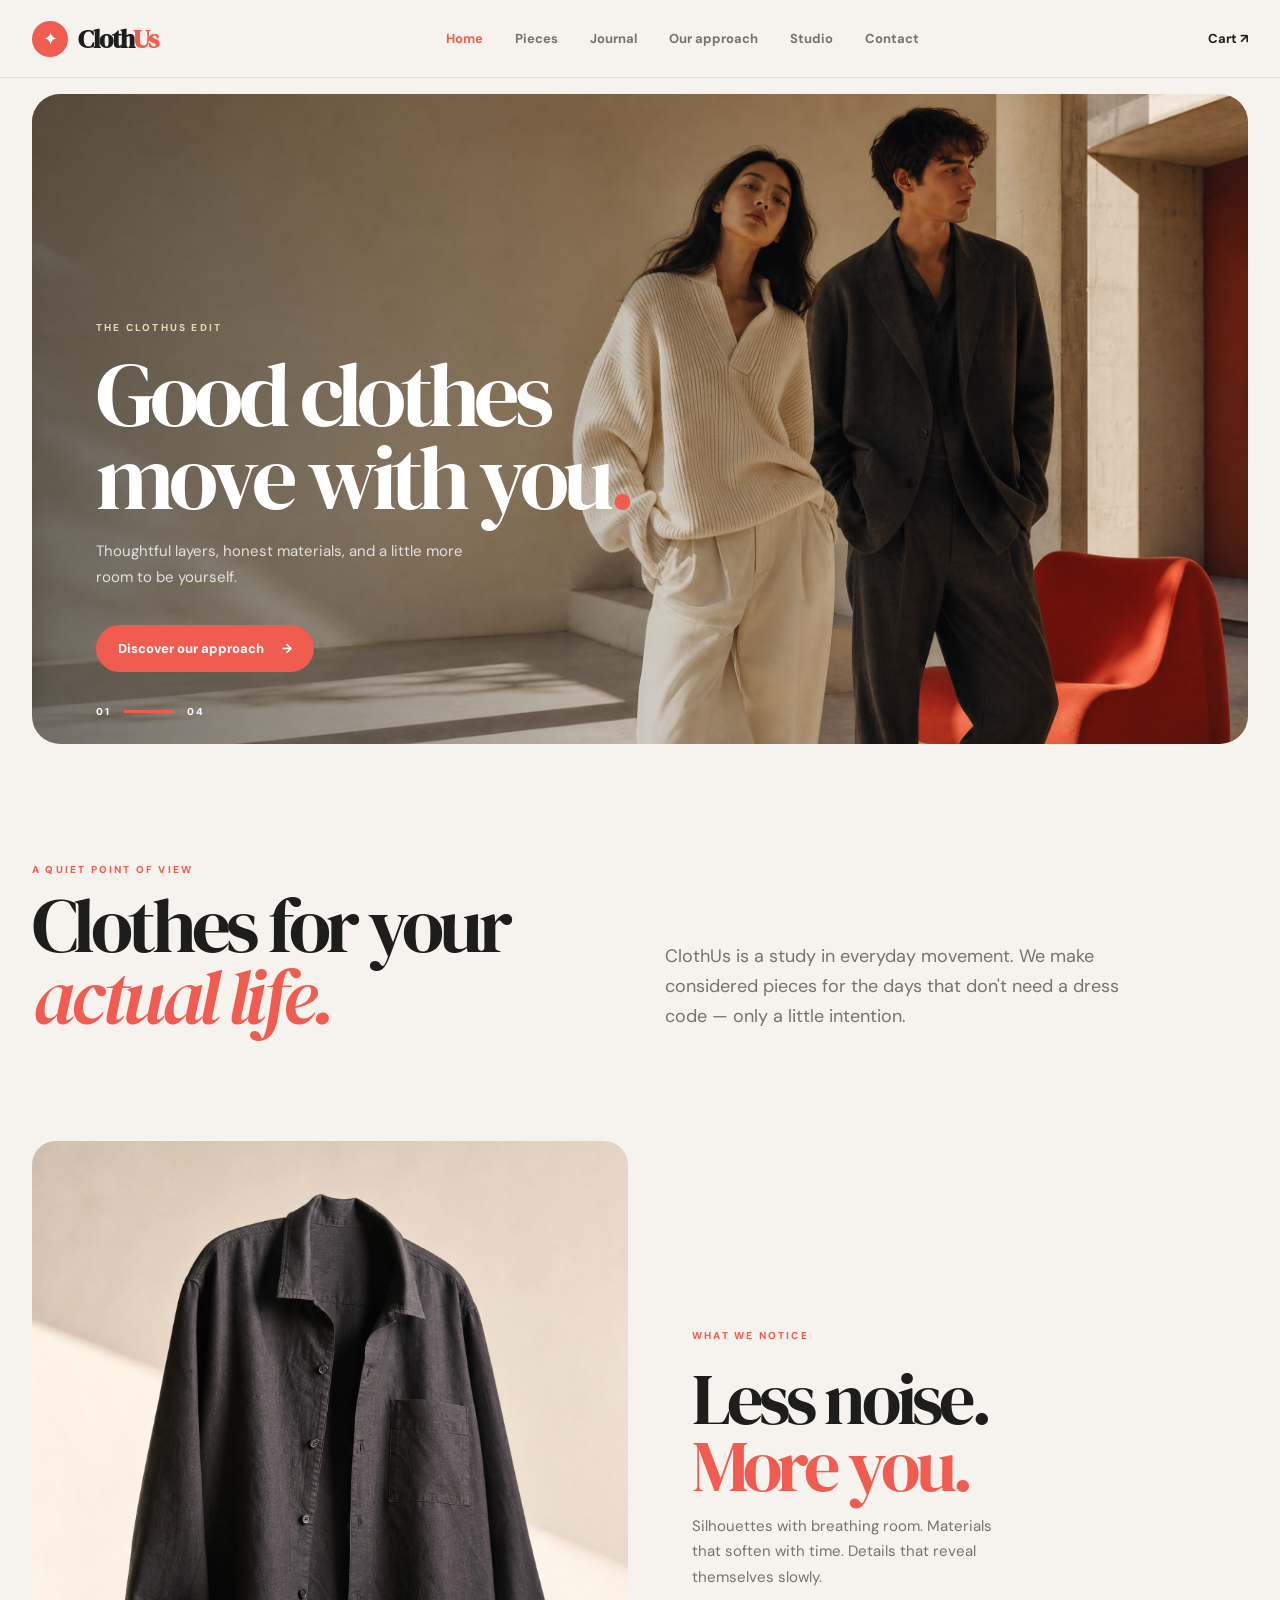
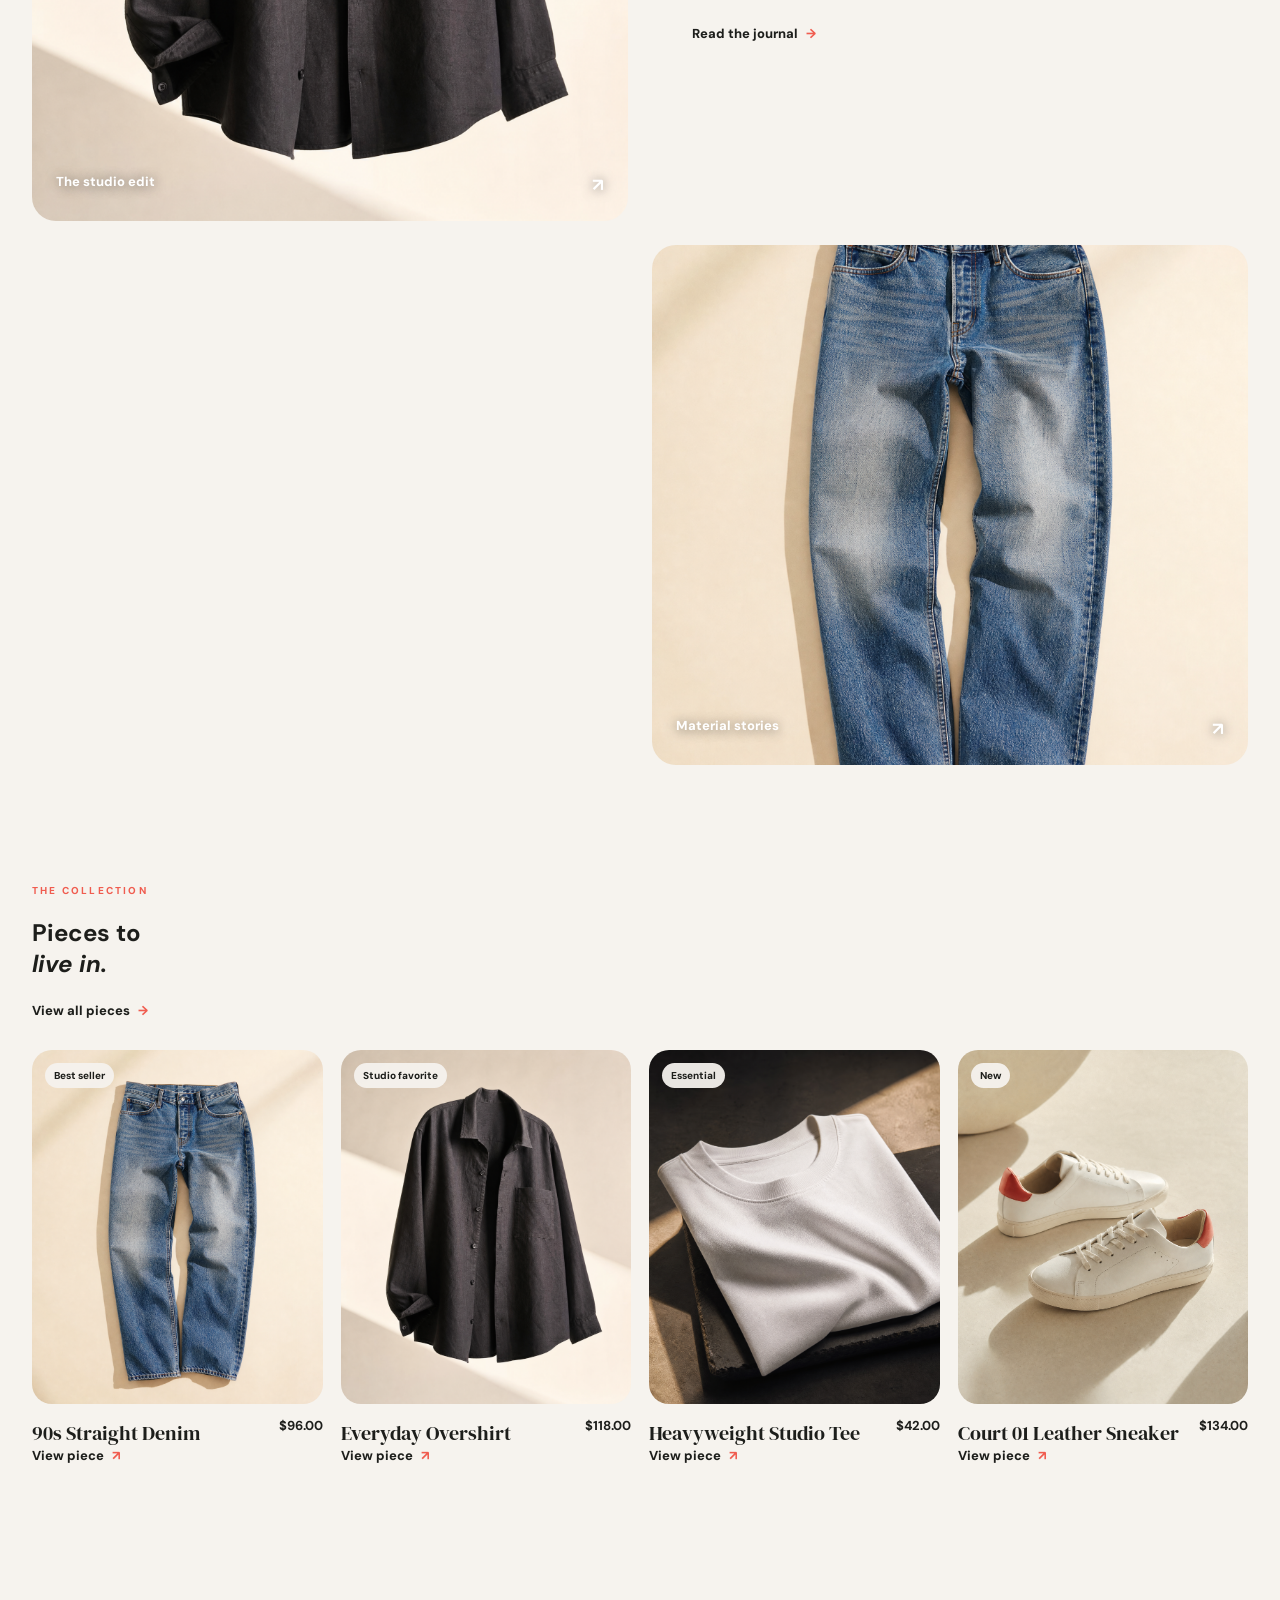
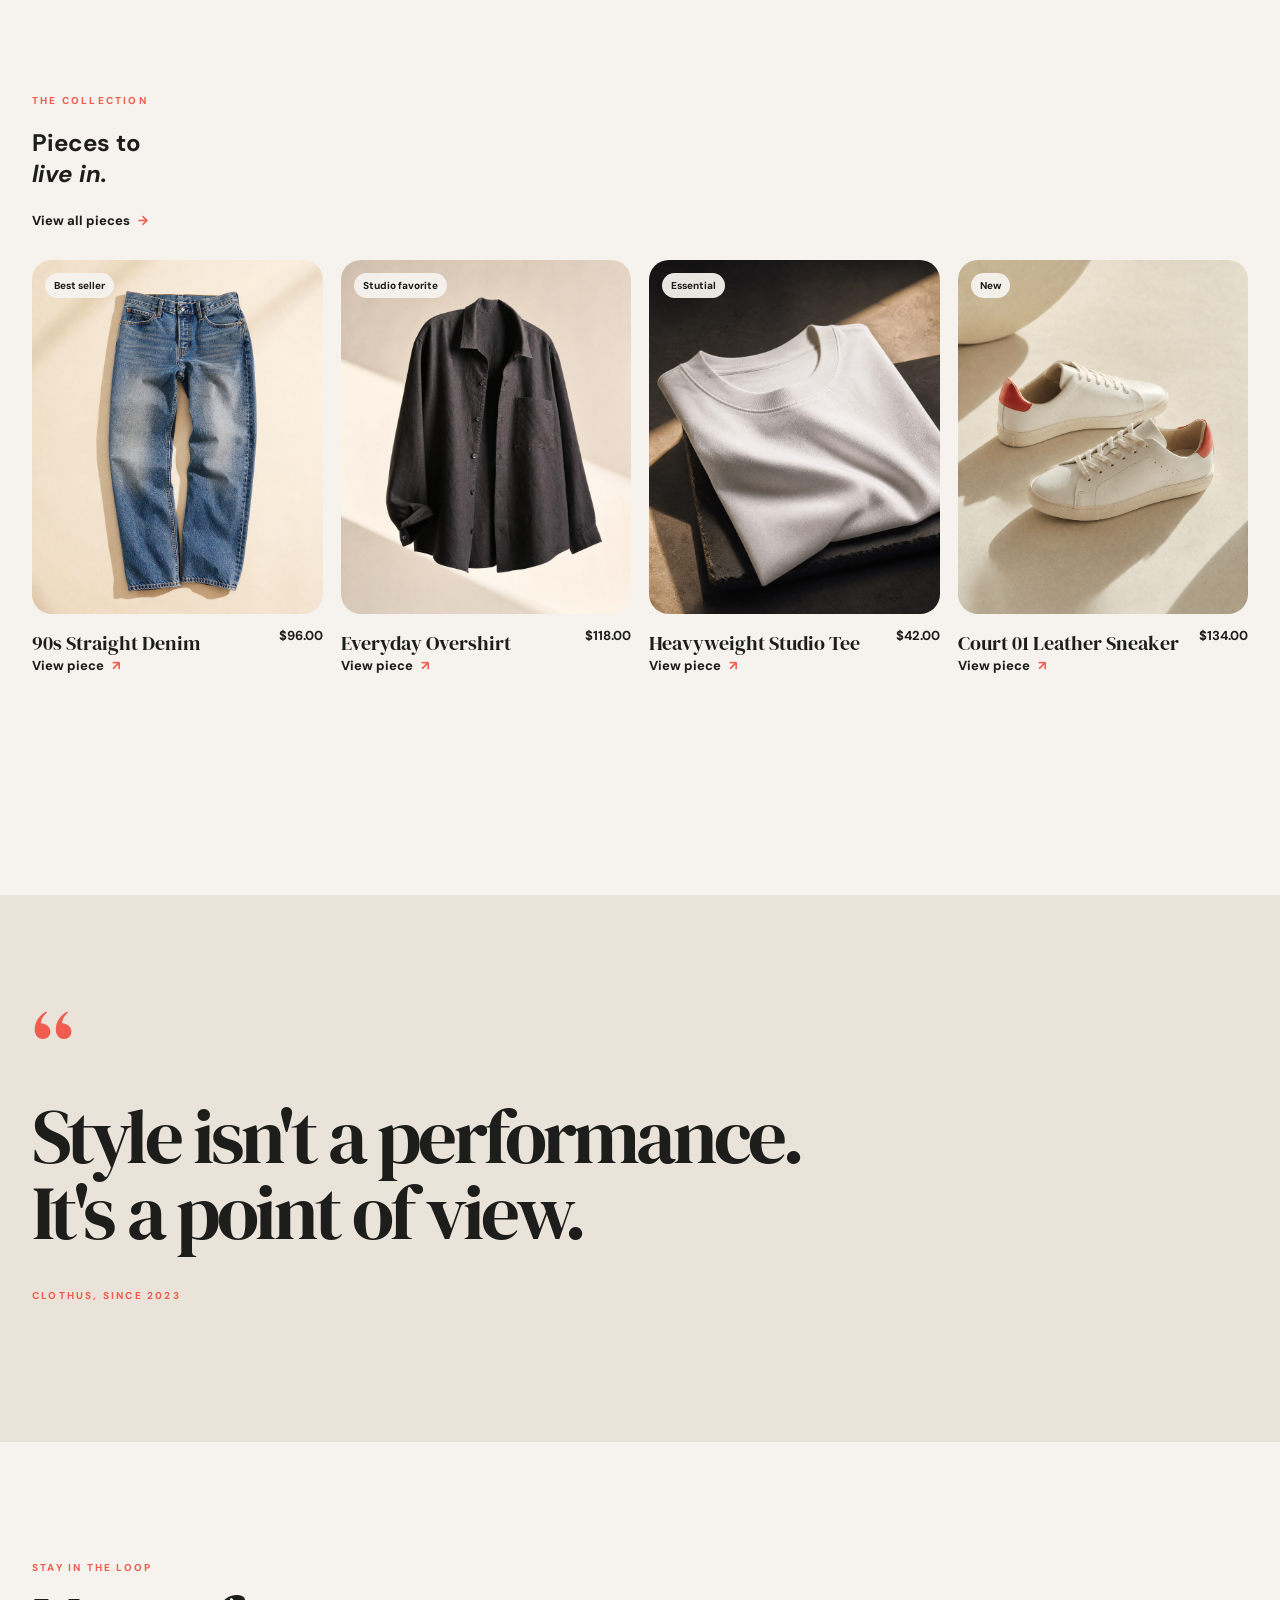
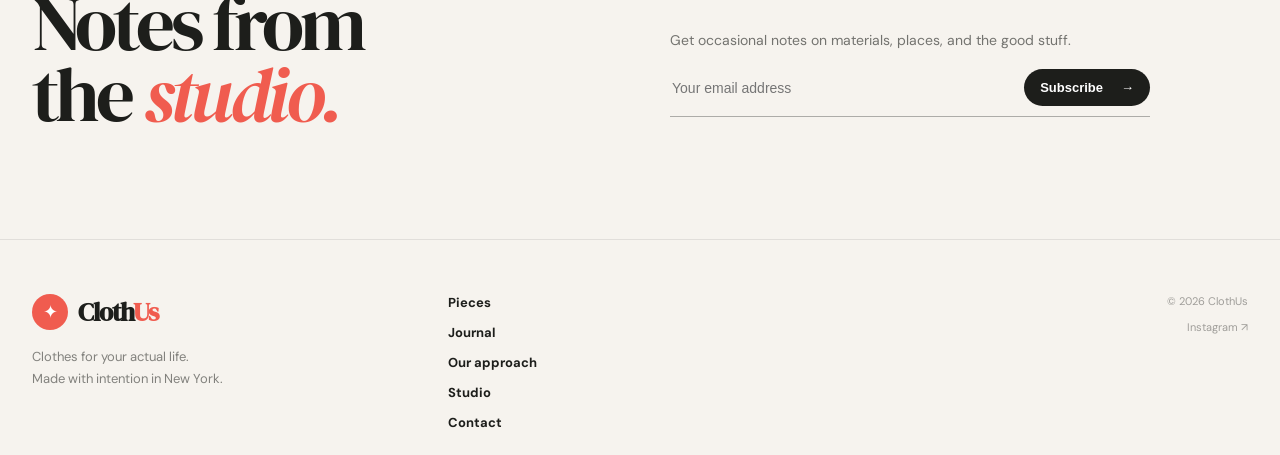
<file: index.html>
<!doctype html>
<html lang="en">
<head>
  <meta charset="utf-8">
  <meta name="viewport" content="width=device-width, initial-scale=1">
  <meta name="description" content="ClothUs — clothes for your actual life.">
  <title>ClothUs — Clothes for your actual life</title>
  <link rel="preconnect" href="https://fonts.googleapis.com">
  <link rel="preconnect" href="https://fonts.gstatic.com" crossorigin>
  <link href="https://fonts.googleapis.com/css2?family=DM+Serif+Display:ital@0;1&family=DM+Sans:wght@400;500;600;700;800&display=swap" rel="stylesheet">
  <link rel="stylesheet" href="css/styles.css">
  <link rel="stylesheet" href="css/shop.css"> 
  <link rel="stylesheet" href="css/shop.css">
</head>
<body>
  <header class="site-header">
    <a class="brand" href="index.html"><span class="brand-mark">✦</span><span>Cloth<span class="coral">Us</span></span></a>
    <button class="menu-toggle" aria-label="Open menu" aria-expanded="false">Menu</button>
    <nav class="main-nav" aria-label="Primary navigation">
      <a class="active" href="index.html">Home</a>
      <a href="products.html">Pieces</a>
      <a href="journal.html">Journal</a>
      <a href="about.html">Our approach</a>
      <a href="studio.html">Studio</a>
      <a href="contact.html">Contact</a>
    </nav>
    <a class="header-note" href="cart.html">Cart <span data-cart-count hidden>0</span> ↗</a>
  </header>

  <main>
    <section class="hero shell">
      <img src="assets/hero.jpg" alt="ClothUs editorial campaign with two models in a sunlit studio">
      <div class="hero-shade"></div>
      <div class="hero-copy light-copy">
        <p class="eyebrow">THE CLOTHUS EDIT</p>
        <h1>Good clothes<br>move with you<span class="coral">.</span></h1>
        <p class="lede">Thoughtful layers, honest materials, and a little more room to be yourself.</p>
        <a class="button coral-button" href="about.html">Discover our approach <span>→</span></a>
      </div>
      <div class="hero-index">01 <i></i> 04</div>
    </section>

    <section class="intro shell section-space">
      <div><p class="eyebrow">A QUIET POINT OF VIEW</p><h2>Clothes for your<br><em>actual life.</em></h2></div>
      <p class="intro-text">ClothUs is a study in everyday movement. We make considered pieces for the days that don't need a dress code — only a little intention.</p>
    </section>

    <section class="feature-grid shell">
      <a class="feature feature-tall" href="studio.html"><img src="assets/overshirt.jpg" alt="Charcoal overshirt in the ClothUs studio"><span class="feature-label">The studio edit <b>↗</b></span></a>
      <div class="feature-copy"><p class="eyebrow">WHAT WE NOTICE</p><h2>Less noise.<br><span class="coral">More you.</span></h2><p>Silhouettes with breathing room. Materials that soften with time. Details that reveal themselves slowly.</p><a class="text-link" href="journal.html">Read the journal <span>→</span></a></div>
      <a class="feature feature-wide" href="about.html"><img src="assets/denim.jpg" alt="Vintage denim photographed in warm light"><span class="feature-label">Material stories <b>↗</b></span></a>
    </section>

    <section class="shell home-collection section-space">
      <div class="collection-heading"><div><p class="eyebrow">THE COLLECTION</p><h2>Pieces to<br><em>live in.</em></h2></div><a class="text-link" href="products.html">View all pieces <span>→</span></a></div>
      <div class="product-grid home-product-grid">
        <article class="product-card"><a href="product.html?id=denim-90" class="product-image"><img src="assets/denim.jpg" alt="90s Straight Denim"><span>Best seller</span></a><div class="product-info"><h2><a href="product.html?id=denim-90">90s Straight Denim</a></h2><strong>$96.00</strong></div><a class="text-link" href="product.html?id=denim-90">View piece <span>↗</span></a></article>
        <article class="product-card"><a href="product.html?id=everyday-overshirt" class="product-image"><img src="assets/overshirt.jpg" alt="Everyday Overshirt"><span>Studio favorite</span></a><div class="product-info"><h2><a href="product.html?id=everyday-overshirt">Everyday Overshirt</a></h2><strong>$118.00</strong></div><a class="text-link" href="product.html?id=everyday-overshirt">View piece <span>↗</span></a></article>
        <article class="product-card"><a href="product.html?id=heavyweight-tee" class="product-image"><img src="assets/tee.jpg" alt="Heavyweight Studio Tee"><span>Essential</span></a><div class="product-info"><h2><a href="product.html?id=heavyweight-tee">Heavyweight Studio Tee</a></h2><strong>$42.00</strong></div><a class="text-link" href="product.html?id=heavyweight-tee">View piece <span>↗</span></a></article>
        <article class="product-card"><a href="product.html?id=court-01" class="product-image"><img src="assets/sneakers.jpg" alt="Court 01 Leather Sneaker"><span>New</span></a><div class="product-info"><h2><a href="product.html?id=court-01">Court 01 Leather Sneaker</a></h2><strong>$134.00</strong></div><a class="text-link" href="product.html?id=court-01">View piece <span>↗</span></a></article>
      </div>
    </section>

    <section class="shell home-collection section-space">
      <div class="collection-heading"><div><p class="eyebrow">THE COLLECTION</p><h2>Pieces to<br><em>live in.</em></h2></div><a class="text-link" href="products.html">View all pieces <span>→</span></a></div>
      <div class="product-grid home-product-grid">
        <article class="product-card"><a href="product.html?id=denim-90" class="product-image"><img src="assets/denim.jpg" alt="90s Straight Denim"><span>Best seller</span></a><div class="product-info"><h2><a href="product.html?id=denim-90">90s Straight Denim</a></h2><strong>$96.00</strong></div><a class="text-link" href="product.html?id=denim-90">View piece <span>↗</span></a></article>
        <article class="product-card"><a href="product.html?id=everyday-overshirt" class="product-image"><img src="assets/overshirt.jpg" alt="Everyday Overshirt"><span>Studio favorite</span></a><div class="product-info"><h2><a href="product.html?id=everyday-overshirt">Everyday Overshirt</a></h2><strong>$118.00</strong></div><a class="text-link" href="product.html?id=everyday-overshirt">View piece <span>↗</span></a></article>
        <article class="product-card"><a href="product.html?id=heavyweight-tee" class="product-image"><img src="assets/tee.jpg" alt="Heavyweight Studio Tee"><span>Essential</span></a><div class="product-info"><h2><a href="product.html?id=heavyweight-tee">Heavyweight Studio Tee</a></h2><strong>$42.00</strong></div><a class="text-link" href="product.html?id=heavyweight-tee">View piece <span>↗</span></a></article>
        <article class="product-card"><a href="product.html?id=court-01" class="product-image"><img src="assets/sneakers.jpg" alt="Court 01 Leather Sneaker"><span>New</span></a><div class="product-info"><h2><a href="product.html?id=court-01">Court 01 Leather Sneaker</a></h2><strong>$134.00</strong></div><a class="text-link" href="product.html?id=court-01">View piece <span>↗</span></a></article>
      </div>
    </section>

    <section class="quote-band"><div class="shell"><p class="quote-mark">“</p><blockquote>Style isn't a performance.<br>It's a point of view.</blockquote><p class="eyebrow">CLOTHUS, SINCE 2023</p></div></section>

    <section class="shell section-space statement"><div><p class="eyebrow">STAY IN THE LOOP</p><h2>Notes from<br>the <em>studio.</em></h2></div><form class="signup-form" data-message="Thanks — you're on the list."><label for="email">Get occasional notes on materials, places, and the good stuff.</label><div class="input-row"><input id="email" name="email" type="email" placeholder="Your email address" required><button class="button dark-button" type="submit">Subscribe <span>→</span></button></div><p class="form-note" aria-live="polite"></p></form></section>
  </main>

  <footer class="site-footer"><div class="shell footer-grid"><div><a class="brand" href="index.html"><span class="brand-mark">✦</span><span>Cloth<span class="coral">Us</span></span></a><p class="footer-small">Clothes for your actual life.<br>Made with intention in New York.</p></div><div class="footer-links"><a href="products.html">Pieces</a><a href="journal.html">Journal</a><a href="about.html">Our approach</a><a href="studio.html">Studio</a><a href="contact.html">Contact</a></div><div class="footer-meta"><span>© 2026 ClothUs</span><span>Instagram ↗</span></div></div></footer>
  <script src="js/site.js"></script>
  <script src="js/shop.js"></script>
</body>
</html>
</file>
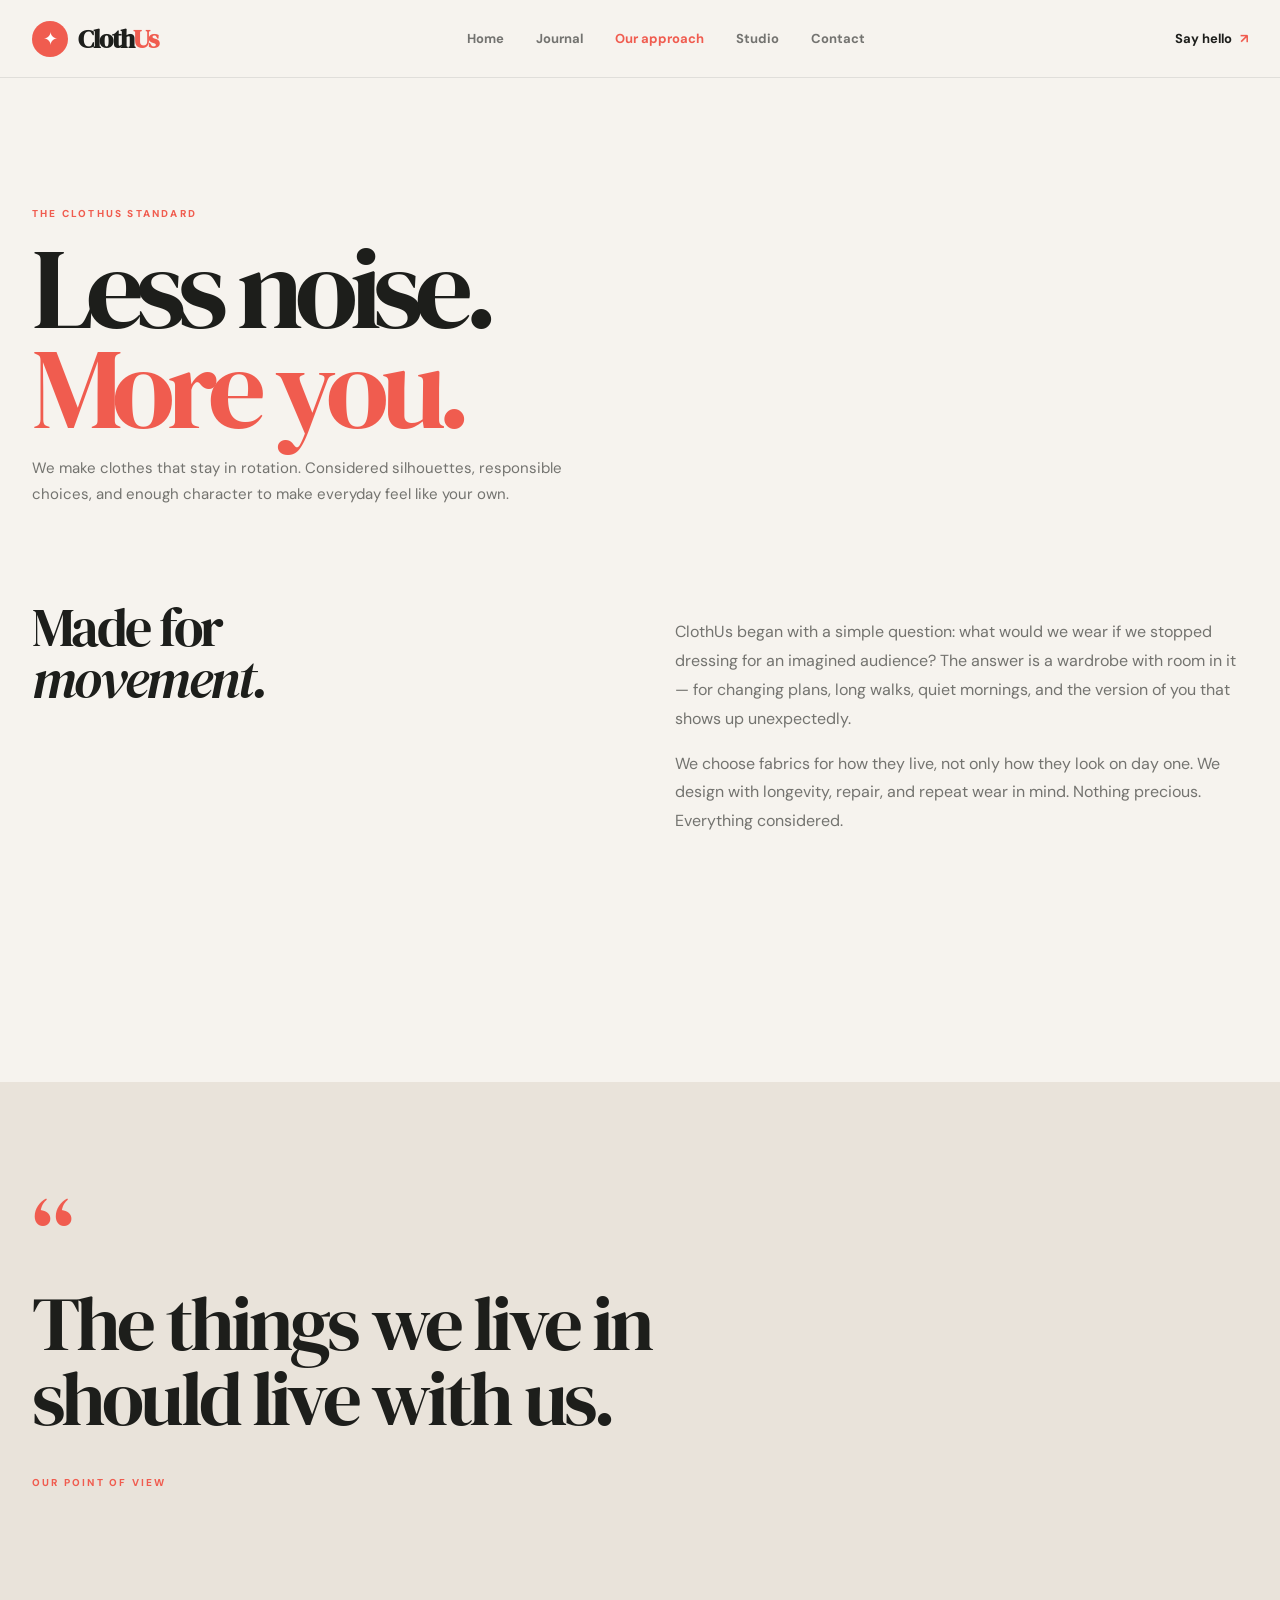
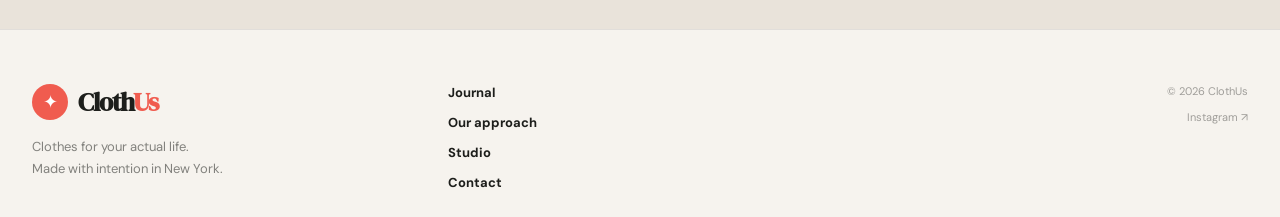
<file: about.html>
<!doctype html><html lang="en"><head><meta charset="utf-8"><meta name="viewport" content="width=device-width, initial-scale=1"><title>Our approach — ClothUs</title><link rel="preconnect" href="https://fonts.googleapis.com"><link rel="preconnect" href="https://fonts.gstatic.com" crossorigin><link href="https://fonts.googleapis.com/css2?family=DM+Serif+Display:ital@0;1&family=DM+Sans:wght@400;500;600;700;800&display=swap" rel="stylesheet"><link rel="stylesheet" href="css/styles.css"></head><body><header class="site-header"><a class="brand" href="index.html"><span class="brand-mark">✦</span><span>Cloth<span class="coral">Us</span></span></a><button class="menu-toggle" aria-label="Open menu" aria-expanded="false">Menu</button><nav class="main-nav"><a href="index.html">Home</a><a href="journal.html">Journal</a><a class="active" href="about.html">Our approach</a><a href="studio.html">Studio</a><a href="contact.html">Contact</a></nav><a class="header-note" href="contact.html">Say hello <span>↗</span></a></header><main><section class="shell subpage-hero"><p class="eyebrow">THE CLOTHUS STANDARD</p><h1>Less noise.<br><span class="coral">More you.</span></h1><p class="lede">We make clothes that stay in rotation. Considered silhouettes, responsible choices, and enough character to make everyday feel like your own.</p></section><section class="shell content-grid"><div><h2>Made for<br><em>movement.</em></h2></div><div><p>ClothUs began with a simple question: what would we wear if we stopped dressing for an imagined audience? The answer is a wardrobe with room in it — for changing plans, long walks, quiet mornings, and the version of you that shows up unexpectedly.</p><p>We choose fabrics for how they live, not only how they look on day one. We design with longevity, repair, and repeat wear in mind. Nothing precious. Everything considered.</p></div></section><section class="quote-band"><div class="shell"><p class="quote-mark">“</p><blockquote>The things we live in<br>should live with us.</blockquote><p class="eyebrow">OUR POINT OF VIEW</p></div></section></main><footer class="site-footer"><div class="shell footer-grid"><div><a class="brand" href="index.html"><span class="brand-mark">✦</span><span>Cloth<span class="coral">Us</span></span></a><p class="footer-small">Clothes for your actual life.<br>Made with intention in New York.</p></div><div class="footer-links"><a href="journal.html">Journal</a><a href="about.html">Our approach</a><a href="studio.html">Studio</a><a href="contact.html">Contact</a></div><div class="footer-meta"><span>© 2026 ClothUs</span><span>Instagram ↗</span></div></div></footer><script src="js/site.js"></script></body></html>
</file>
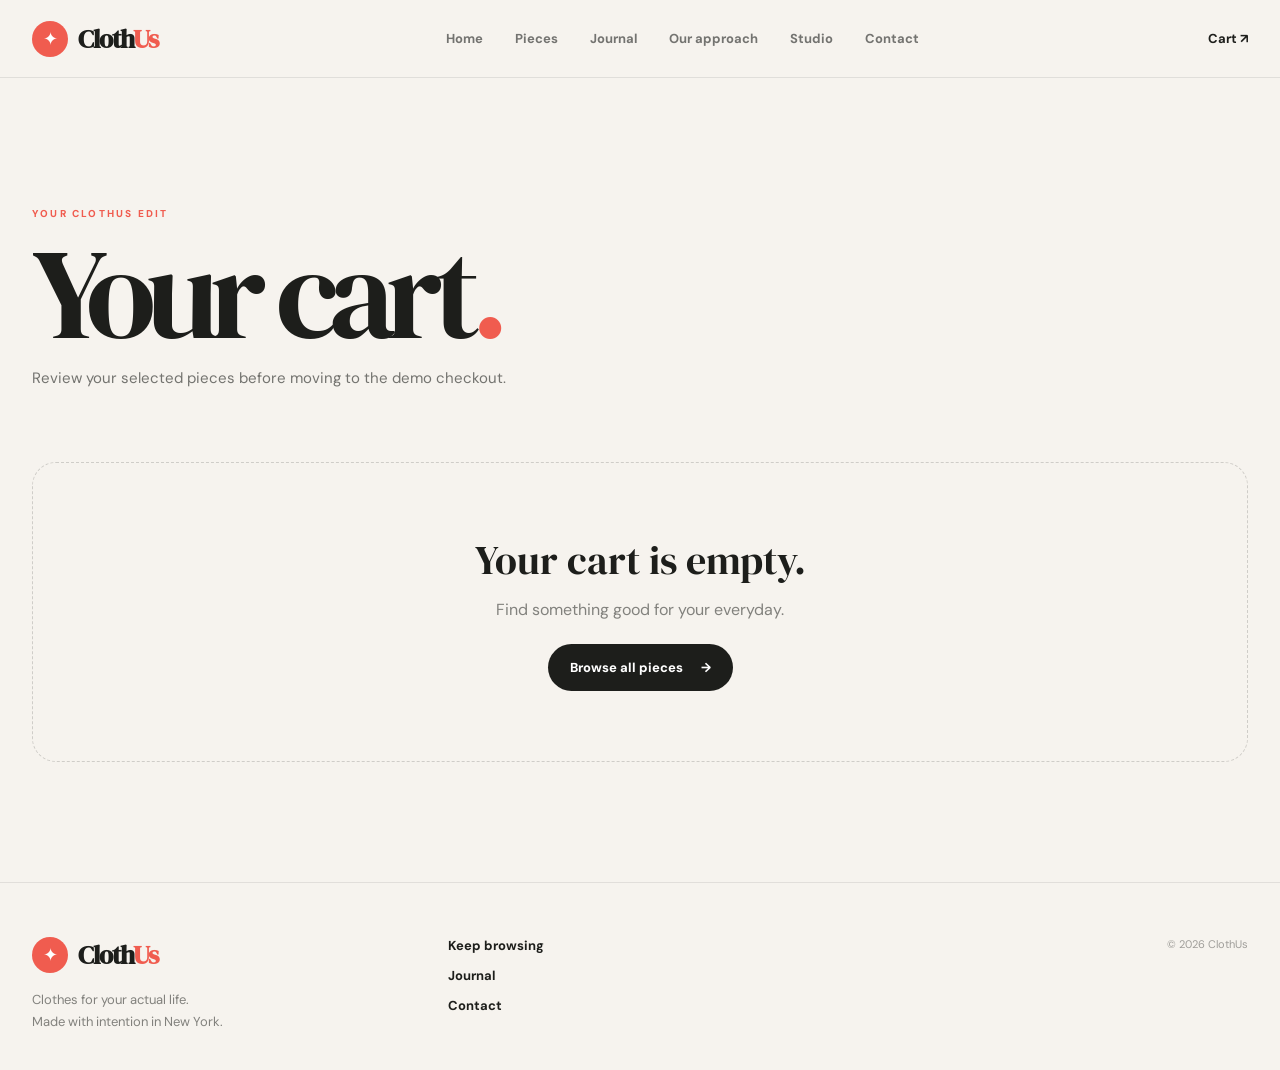
<file: cart.html>
<!doctype html><html lang="en"><head><meta charset="utf-8"><meta name="viewport" content="width=device-width, initial-scale=1"><title>Your cart — ClothUs</title><link rel="preconnect" href="https://fonts.googleapis.com"><link rel="preconnect" href="https://fonts.gstatic.com" crossorigin><link href="https://fonts.googleapis.com/css2?family=DM+Serif+Display:ital@0;1&family=DM+Sans:wght@400;500;600;700;800&display=swap" rel="stylesheet"><link rel="stylesheet" href="css/styles.css"><link rel="stylesheet" href="css/shop.css"></head><body><header class="site-header"><a class="brand" href="index.html"><span class="brand-mark">✦</span><span>Cloth<span class="coral">Us</span></span></a><button class="menu-toggle" aria-label="Open menu" aria-expanded="false">Menu</button><nav class="main-nav"><a href="index.html">Home</a><a href="products.html">Pieces</a><a href="journal.html">Journal</a><a href="about.html">Our approach</a><a href="studio.html">Studio</a><a href="contact.html">Contact</a></nav><a class="header-note active-note" href="cart.html">Cart <span data-cart-count hidden>0</span> ↗</a></header><main><section class="shell subpage-hero catalog-heading"><p class="eyebrow">YOUR CLOTHUS EDIT</p><h1>Your cart<span class="coral">.</span></h1><p class="lede">Review your selected pieces before moving to the demo checkout.</p></section><section class="shell cart-layout" data-cart></section></main><footer class="site-footer"><div class="shell footer-grid"><div><a class="brand" href="index.html"><span class="brand-mark">✦</span><span>Cloth<span class="coral">Us</span></span></a><p class="footer-small">Clothes for your actual life.<br>Made with intention in New York.</p></div><div class="footer-links"><a href="products.html">Keep browsing</a><a href="journal.html">Journal</a><a href="contact.html">Contact</a></div><div class="footer-meta"><span>© 2026 ClothUs</span></div></div></footer><script src="js/site.js"></script><script src="js/shop.js"></script></body></html>
</file>
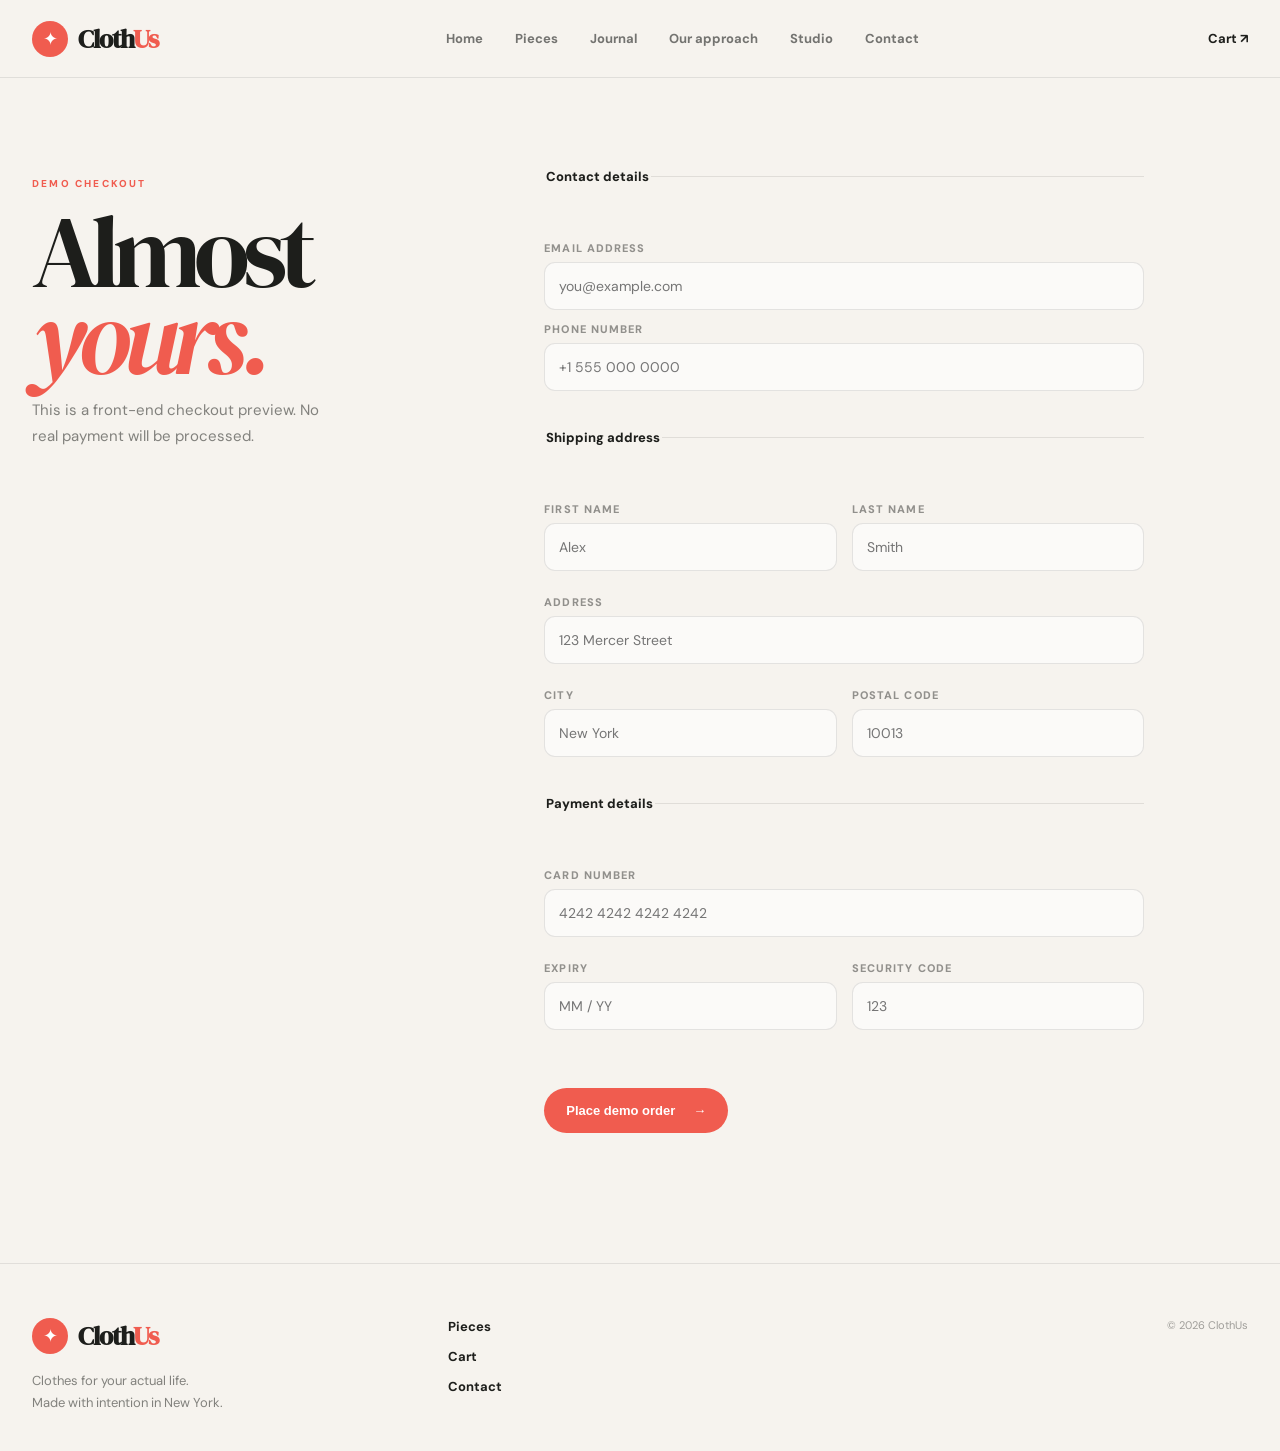
<file: checkout.html>
<!doctype html><html lang="en"><head><meta charset="utf-8"><meta name="viewport" content="width=device-width, initial-scale=1"><title>Checkout — ClothUs</title><link rel="preconnect" href="https://fonts.googleapis.com"><link rel="preconnect" href="https://fonts.gstatic.com" crossorigin><link href="https://fonts.googleapis.com/css2?family=DM+Serif+Display:ital@0;1&family=DM+Sans:wght@400;500;600;700;800&display=swap" rel="stylesheet"><link rel="stylesheet" href="css/styles.css"><link rel="stylesheet" href="css/shop.css"></head><body><header class="site-header"><a class="brand" href="index.html"><span class="brand-mark">✦</span><span>Cloth<span class="coral">Us</span></span></a><button class="menu-toggle" aria-label="Open menu" aria-expanded="false">Menu</button><nav class="main-nav"><a href="index.html">Home</a><a href="products.html">Pieces</a><a href="journal.html">Journal</a><a href="about.html">Our approach</a><a href="studio.html">Studio</a><a href="contact.html">Contact</a></nav><a class="header-note" href="cart.html">Cart <span data-cart-count hidden>0</span> ↗</a></header><main><section class="shell checkout-shell" data-checkout-shell><div class="checkout-copy"><p class="eyebrow">DEMO CHECKOUT</p><h1>Almost<br><em>yours.</em></h1><p class="lede">This is a front-end checkout preview. No real payment will be processed.</p></div><form class="checkout-form" data-checkout-form><fieldset><legend>Contact details</legend><label>Email address<input type="email" required placeholder="you@example.com"></label><label>Phone number<input type="tel" placeholder="+1 555 000 0000"></label></fieldset><fieldset><legend>Shipping address</legend><div class="two-fields"><label>First name<input required placeholder="Alex"></label><label>Last name<input required placeholder="Smith"></label></div><label>Address<input required placeholder="123 Mercer Street"></label><div class="two-fields"><label>City<input required placeholder="New York"></label><label>Postal code<input required placeholder="10013"></label></div></fieldset><fieldset><legend>Payment details</legend><label>Card number<input required inputmode="numeric" placeholder="4242 4242 4242 4242"></label><div class="two-fields"><label>Expiry<input required placeholder="MM / YY"></label><label>Security code<input required placeholder="123"></label></div></fieldset><button class="button coral-button" type="submit">Place demo order <span>→</span></button></form></section></main><footer class="site-footer"><div class="shell footer-grid"><div><a class="brand" href="index.html"><span class="brand-mark">✦</span><span>Cloth<span class="coral">Us</span></span></a><p class="footer-small">Clothes for your actual life.<br>Made with intention in New York.</p></div><div class="footer-links"><a href="products.html">Pieces</a><a href="cart.html">Cart</a><a href="contact.html">Contact</a></div><div class="footer-meta"><span>© 2026 ClothUs</span></div></div></footer><script src="js/site.js"></script><script src="js/shop.js"></script></body></html>
</file>
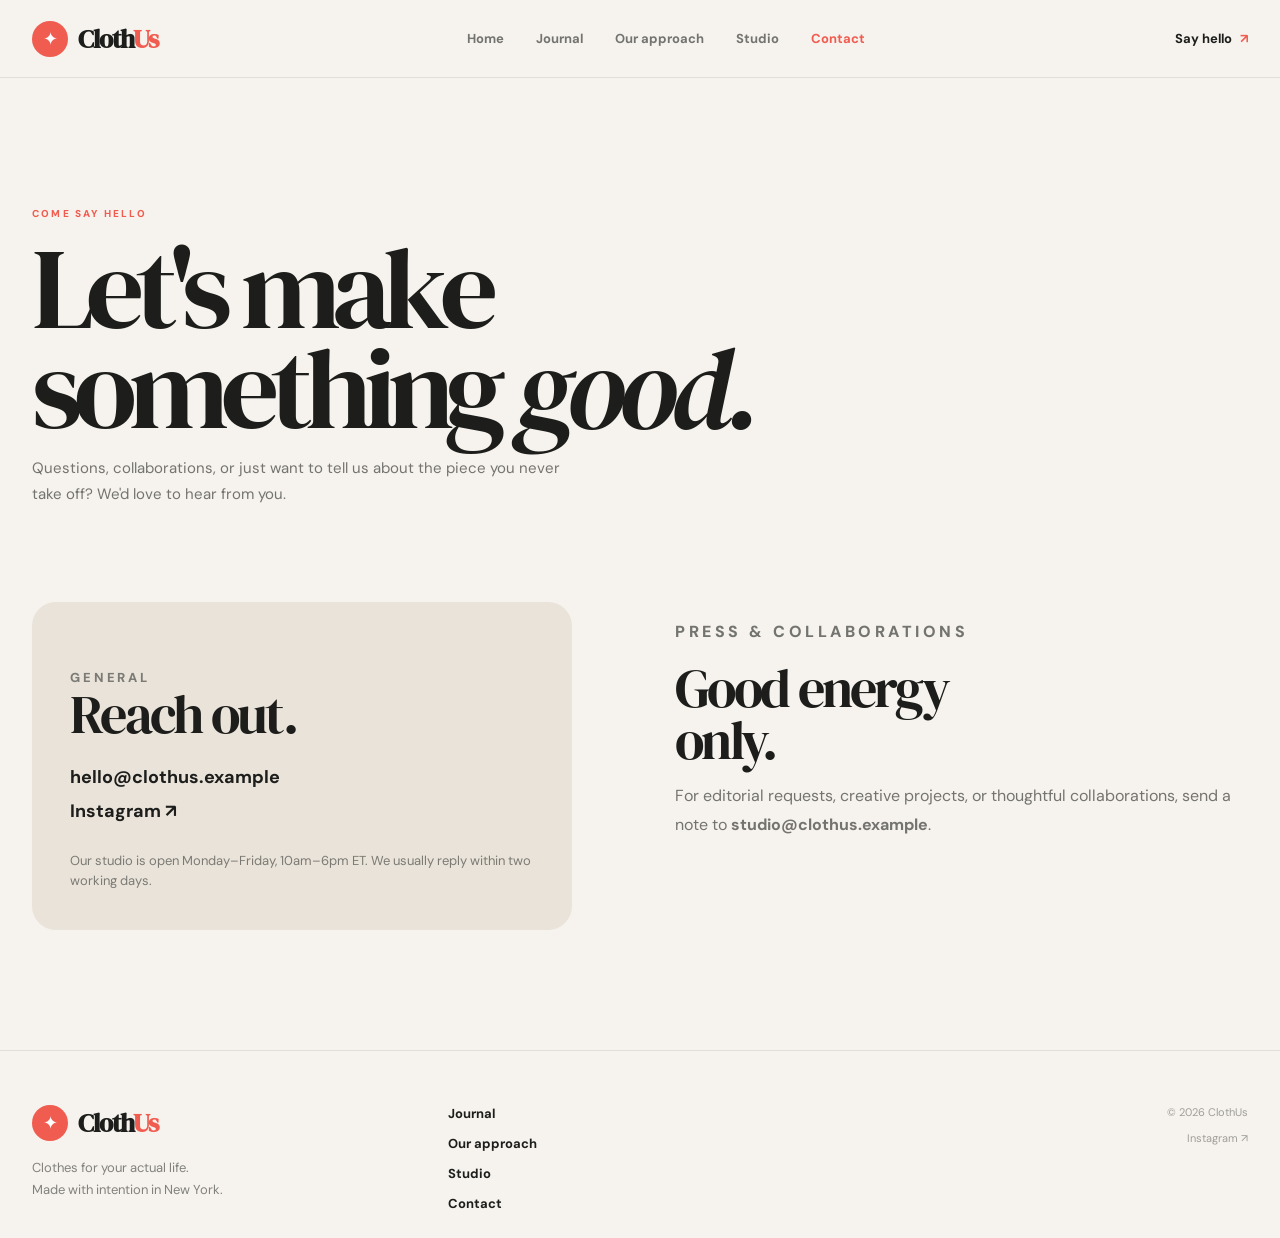
<file: contact.html>
<!doctype html><html lang="en"><head><meta charset="utf-8"><meta name="viewport" content="width=device-width, initial-scale=1"><title>Contact — ClothUs</title><link rel="preconnect" href="https://fonts.googleapis.com"><link rel="preconnect" href="https://fonts.gstatic.com" crossorigin><link href="https://fonts.googleapis.com/css2?family=DM+Serif+Display:ital@0;1&family=DM+Sans:wght@400;500;600;700;800&display=swap" rel="stylesheet"><link rel="stylesheet" href="css/styles.css"></head><body><header class="site-header"><a class="brand" href="index.html"><span class="brand-mark">✦</span><span>Cloth<span class="coral">Us</span></span></a><button class="menu-toggle" aria-label="Open menu" aria-expanded="false">Menu</button><nav class="main-nav"><a href="index.html">Home</a><a href="journal.html">Journal</a><a href="about.html">Our approach</a><a href="studio.html">Studio</a><a class="active" href="contact.html">Contact</a></nav><a class="header-note" href="contact.html">Say hello <span>↗</span></a></header><main><section class="shell subpage-hero"><p class="eyebrow">COME SAY HELLO</p><h1>Let's make<br>something <em>good.</em></h1><p class="lede">Questions, collaborations, or just want to tell us about the piece you never take off? We'd love to hear from you.</p></section><section class="shell content-grid"><div class="contact-card"><p class="eyebrow">GENERAL</p><h2>Reach out.</h2><a href="mailto:hello@clothus.example">hello@clothus.example</a><a href="https://instagram.com" target="_blank" rel="noreferrer">Instagram ↗</a><p>Our studio is open Monday–Friday, 10am–6pm ET. We usually reply within two working days.</p></div><div><p class="eyebrow">PRESS & COLLABORATIONS</p><h2>Good energy<br>only.</h2><p>For editorial requests, creative projects, or thoughtful collaborations, send a note to <strong>studio@clothus.example</strong>.</p></div></section></main><footer class="site-footer"><div class="shell footer-grid"><div><a class="brand" href="index.html"><span class="brand-mark">✦</span><span>Cloth<span class="coral">Us</span></span></a><p class="footer-small">Clothes for your actual life.<br>Made with intention in New York.</p></div><div class="footer-links"><a href="journal.html">Journal</a><a href="about.html">Our approach</a><a href="studio.html">Studio</a><a href="contact.html">Contact</a></div><div class="footer-meta"><span>© 2026 ClothUs</span><span>Instagram ↗</span></div></div></footer><script src="js/site.js"></script></body></html>
</file>
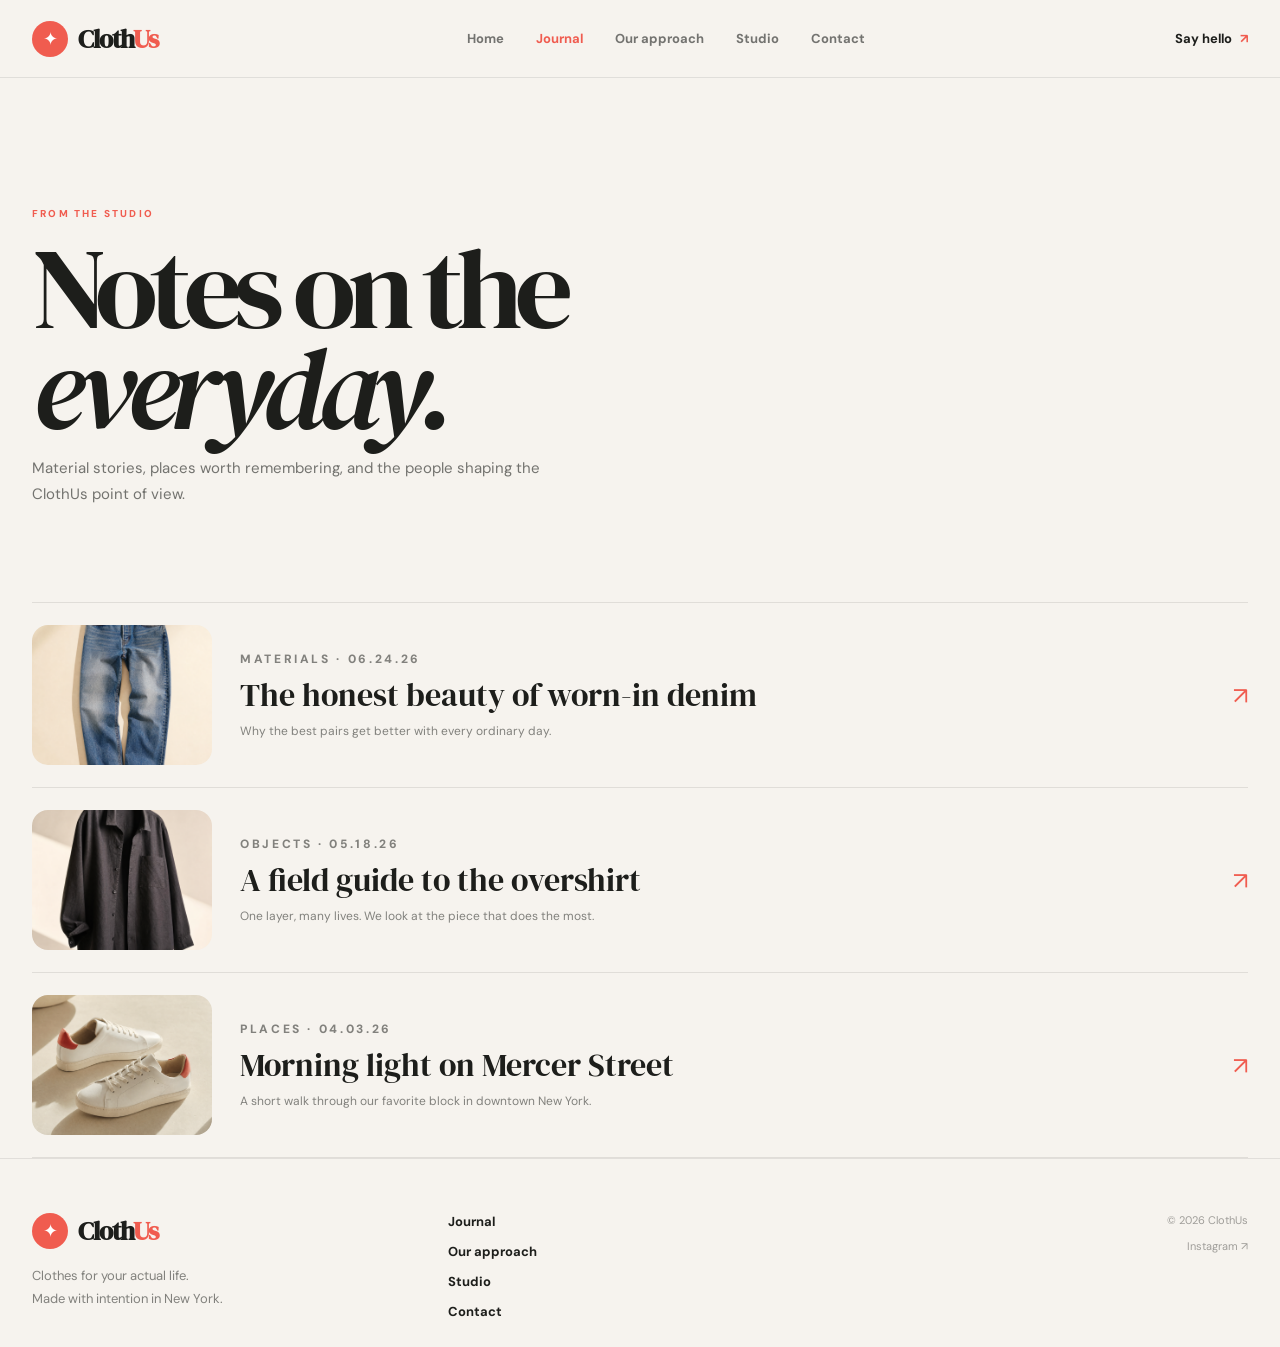
<file: journal.html>
<!doctype html><html lang="en"><head><meta charset="utf-8"><meta name="viewport" content="width=device-width, initial-scale=1"><title>Journal — ClothUs</title><link rel="preconnect" href="https://fonts.googleapis.com"><link rel="preconnect" href="https://fonts.gstatic.com" crossorigin><link href="https://fonts.googleapis.com/css2?family=DM+Serif+Display:ital@0;1&family=DM+Sans:wght@400;500;600;700;800&display=swap" rel="stylesheet"><link rel="stylesheet" href="css/styles.css"></head><body><header class="site-header"><a class="brand" href="index.html"><span class="brand-mark">✦</span><span>Cloth<span class="coral">Us</span></span></a><button class="menu-toggle" aria-label="Open menu" aria-expanded="false">Menu</button><nav class="main-nav" aria-label="Primary navigation"><a href="index.html">Home</a><a class="active" href="journal.html">Journal</a><a href="about.html">Our approach</a><a href="studio.html">Studio</a><a href="contact.html">Contact</a></nav><a class="header-note" href="contact.html">Say hello <span>↗</span></a></header><main><section class="shell subpage-hero"><p class="eyebrow">FROM THE STUDIO</p><h1>Notes on the<br><em>everyday.</em></h1><p class="lede">Material stories, places worth remembering, and the people shaping the ClothUs point of view.</p></section><section class="shell journal-list"><article class="journal-card"><img src="assets/denim.jpg" alt="Vintage denim"><div><p class="eyebrow">MATERIALS · 06.24.26</p><h2>The honest beauty of worn-in denim</h2><p>Why the best pairs get better with every ordinary day.</p></div><span class="arrow">↗</span></article><article class="journal-card"><img src="assets/overshirt.jpg" alt="Charcoal overshirt"><div><p class="eyebrow">OBJECTS · 05.18.26</p><h2>A field guide to the overshirt</h2><p>One layer, many lives. We look at the piece that does the most.</p></div><span class="arrow">↗</span></article><article class="journal-card"><img src="assets/sneakers.jpg" alt="White sneakers"><div><p class="eyebrow">PLACES · 04.03.26</p><h2>Morning light on Mercer Street</h2><p>A short walk through our favorite block in downtown New York.</p></div><span class="arrow">↗</span></article></section></main><footer class="site-footer"><div class="shell footer-grid"><div><a class="brand" href="index.html"><span class="brand-mark">✦</span><span>Cloth<span class="coral">Us</span></span></a><p class="footer-small">Clothes for your actual life.<br>Made with intention in New York.</p></div><div class="footer-links"><a href="journal.html">Journal</a><a href="about.html">Our approach</a><a href="studio.html">Studio</a><a href="contact.html">Contact</a></div><div class="footer-meta"><span>© 2026 ClothUs</span><span>Instagram ↗</span></div></div></footer><script src="js/site.js"></script></body></html>
</file>
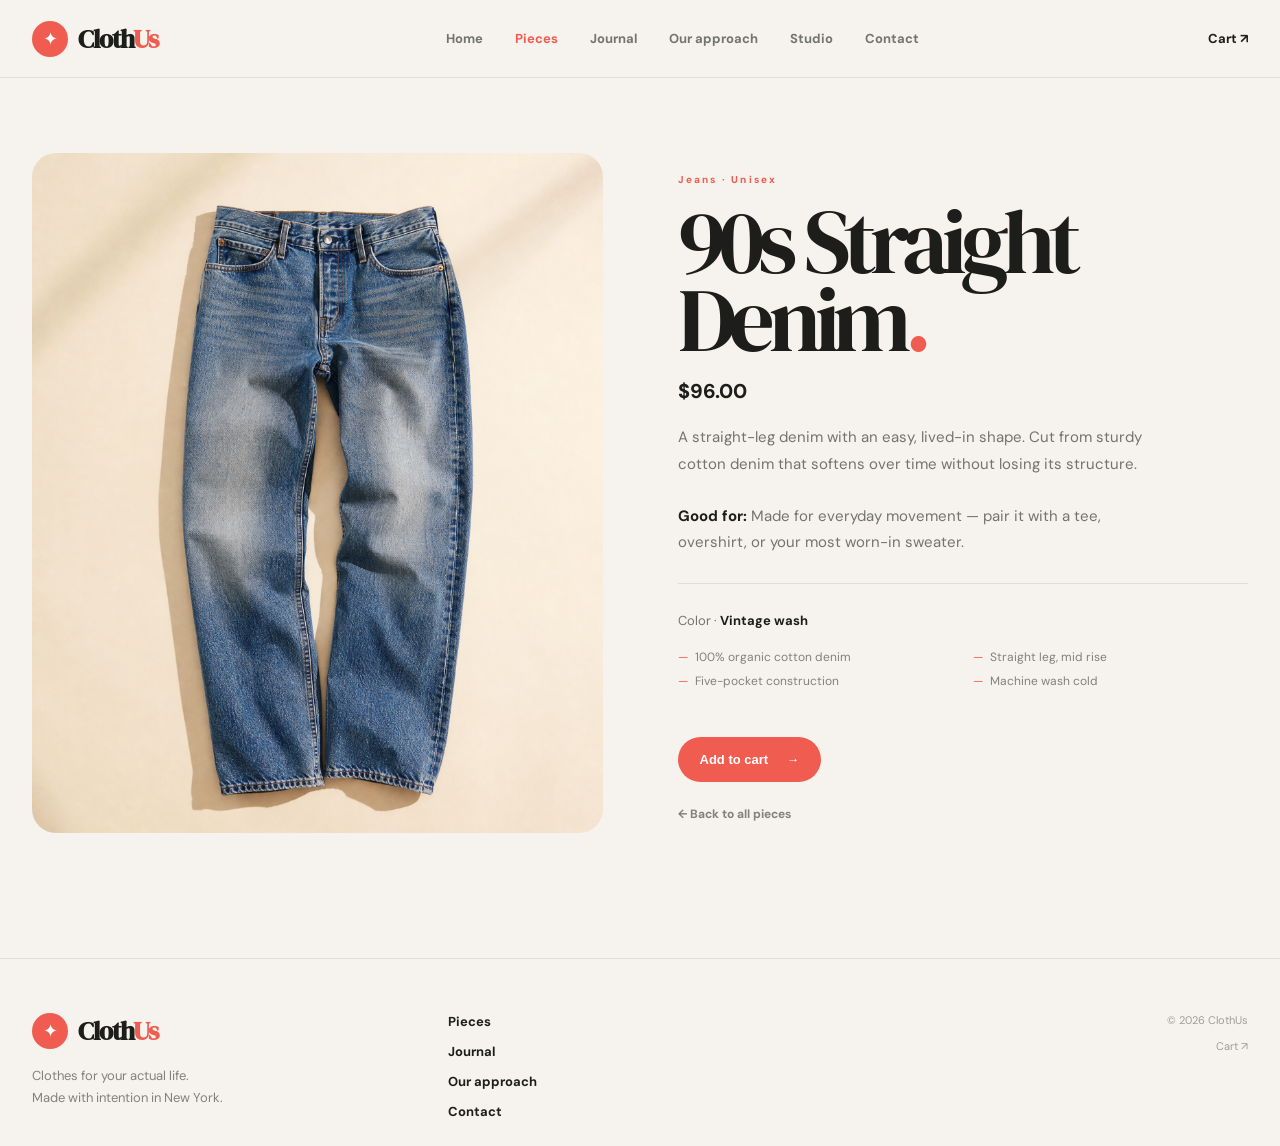
<file: product.html>
<!doctype html><html lang="en"><head><meta charset="utf-8"><meta name="viewport" content="width=device-width, initial-scale=1"><title>Piece detail — ClothUs</title><link rel="preconnect" href="https://fonts.googleapis.com"><link rel="preconnect" href="https://fonts.gstatic.com" crossorigin><link href="https://fonts.googleapis.com/css2?family=DM+Serif+Display:ital@0;1&family=DM+Sans:wght@400;500;600;700;800&display=swap" rel="stylesheet"><link rel="stylesheet" href="css/styles.css"><link rel="stylesheet" href="css/shop.css"></head><body><header class="site-header"><a class="brand" href="index.html"><span class="brand-mark">✦</span><span>Cloth<span class="coral">Us</span></span></a><button class="menu-toggle" aria-label="Open menu" aria-expanded="false">Menu</button><nav class="main-nav"><a href="index.html">Home</a><a href="products.html" class="active">Pieces</a><a href="journal.html">Journal</a><a href="about.html">Our approach</a><a href="studio.html">Studio</a><a href="contact.html">Contact</a></nav><a class="header-note" href="cart.html">Cart <span data-cart-count hidden>0</span> ↗</a></header><main><section class="shell product-detail" data-product-detail></section></main><footer class="site-footer"><div class="shell footer-grid"><div><a class="brand" href="index.html"><span class="brand-mark">✦</span><span>Cloth<span class="coral">Us</span></span></a><p class="footer-small">Clothes for your actual life.<br>Made with intention in New York.</p></div><div class="footer-links"><a href="products.html">Pieces</a><a href="journal.html">Journal</a><a href="about.html">Our approach</a><a href="contact.html">Contact</a></div><div class="footer-meta"><span>© 2026 ClothUs</span><a href="cart.html">Cart ↗</a></div></div></footer><script src="js/site.js"></script><script src="js/shop.js"></script></body></html>
</file>
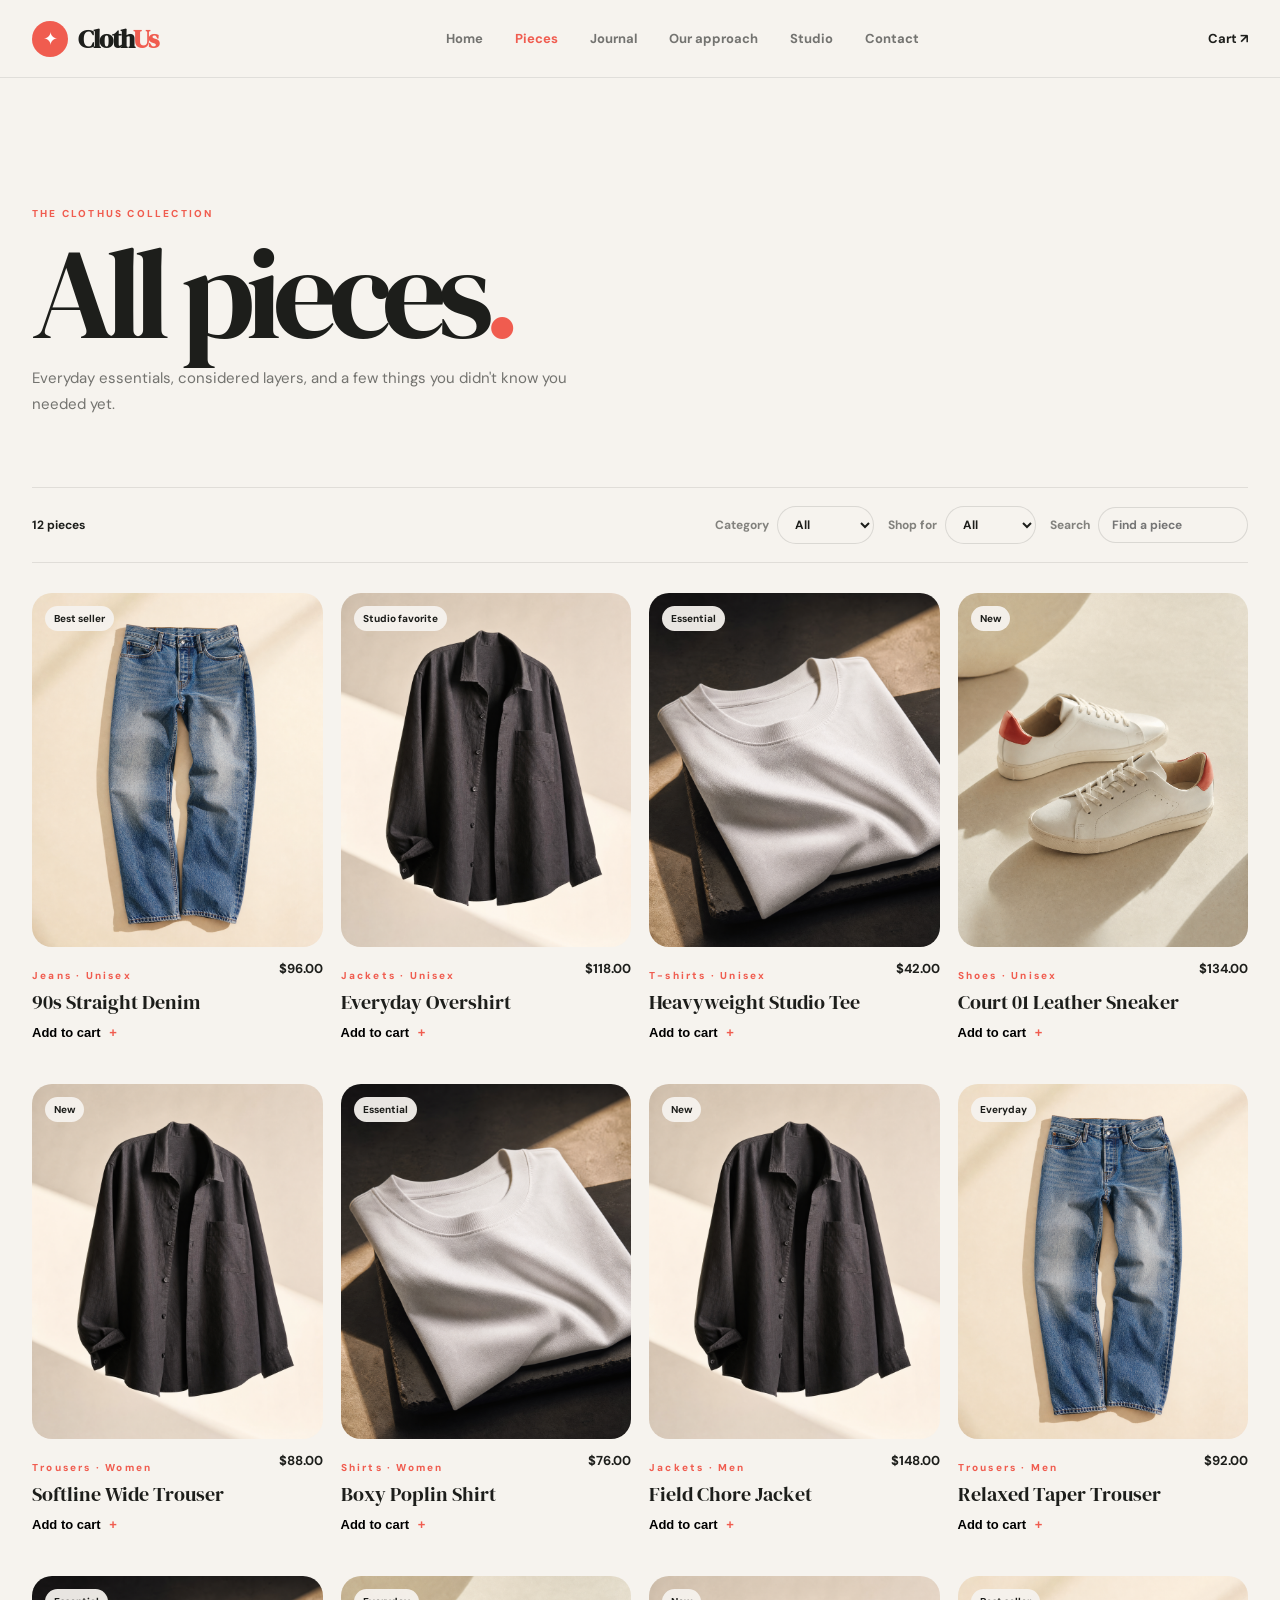
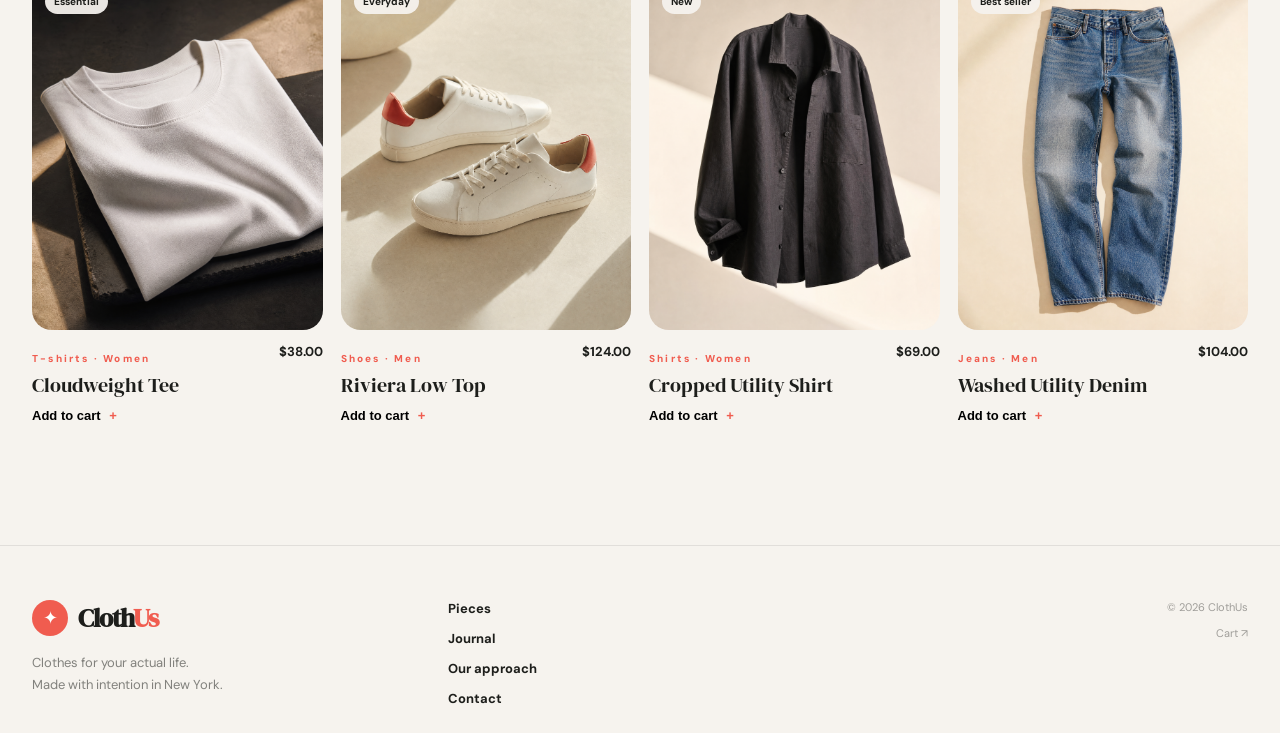
<file: products.html>
<!doctype html><html lang="en"><head><meta charset="utf-8"><meta name="viewport" content="width=device-width, initial-scale=1"><title>All pieces — ClothUs</title><link rel="preconnect" href="https://fonts.googleapis.com"><link rel="preconnect" href="https://fonts.gstatic.com" crossorigin><link href="https://fonts.googleapis.com/css2?family=DM+Serif+Display:ital@0;1&family=DM+Sans:wght@400;500;600;700;800&display=swap" rel="stylesheet"><link rel="stylesheet" href="css/styles.css"><link rel="stylesheet" href="css/shop.css"></head><body><header class="site-header"><a class="brand" href="index.html"><span class="brand-mark">✦</span><span>Cloth<span class="coral">Us</span></span></a><button class="menu-toggle" aria-label="Open menu" aria-expanded="false">Menu</button><nav class="main-nav"><a href="index.html">Home</a><a href="products.html" class="active">Pieces</a><a href="journal.html">Journal</a><a href="about.html">Our approach</a><a href="studio.html">Studio</a><a href="contact.html">Contact</a></nav><a class="header-note" href="cart.html">Cart <span data-cart-count hidden>0</span> ↗</a></header><main><section class="shell subpage-hero catalog-heading"><p class="eyebrow">THE CLOTHUS COLLECTION</p><h1>All pieces<span class="coral">.</span></h1><p class="lede">Everyday essentials, considered layers, and a few things you didn't know you needed yet.</p></section><section class="shell catalog"><div class="catalog-toolbar"><span data-product-count>12 pieces</span><div class="filter-set"><label>Category <select data-category><option>All</option><option>Jeans</option><option>Jackets</option><option>T-shirts</option><option>Shoes</option><option>Trousers</option><option>Shirts</option></select></label><label>Shop for <select data-gender><option>All</option><option>Women</option><option>Men</option><option>Unisex</option></select></label><label class="search-label">Search <input data-search type="search" placeholder="Find a piece"></label></div></div><div class="product-grid" data-product-grid></div></section></main><footer class="site-footer"><div class="shell footer-grid"><div><a class="brand" href="index.html"><span class="brand-mark">✦</span><span>Cloth<span class="coral">Us</span></span></a><p class="footer-small">Clothes for your actual life.<br>Made with intention in New York.</p></div><div class="footer-links"><a href="products.html">Pieces</a><a href="journal.html">Journal</a><a href="about.html">Our approach</a><a href="contact.html">Contact</a></div><div class="footer-meta"><span>© 2026 ClothUs</span><a href="cart.html">Cart <span data-cart-count hidden>0</span> ↗</a></div></div></footer><script src="js/site.js"></script><script src="js/shop.js"></script></body></html>
</file>
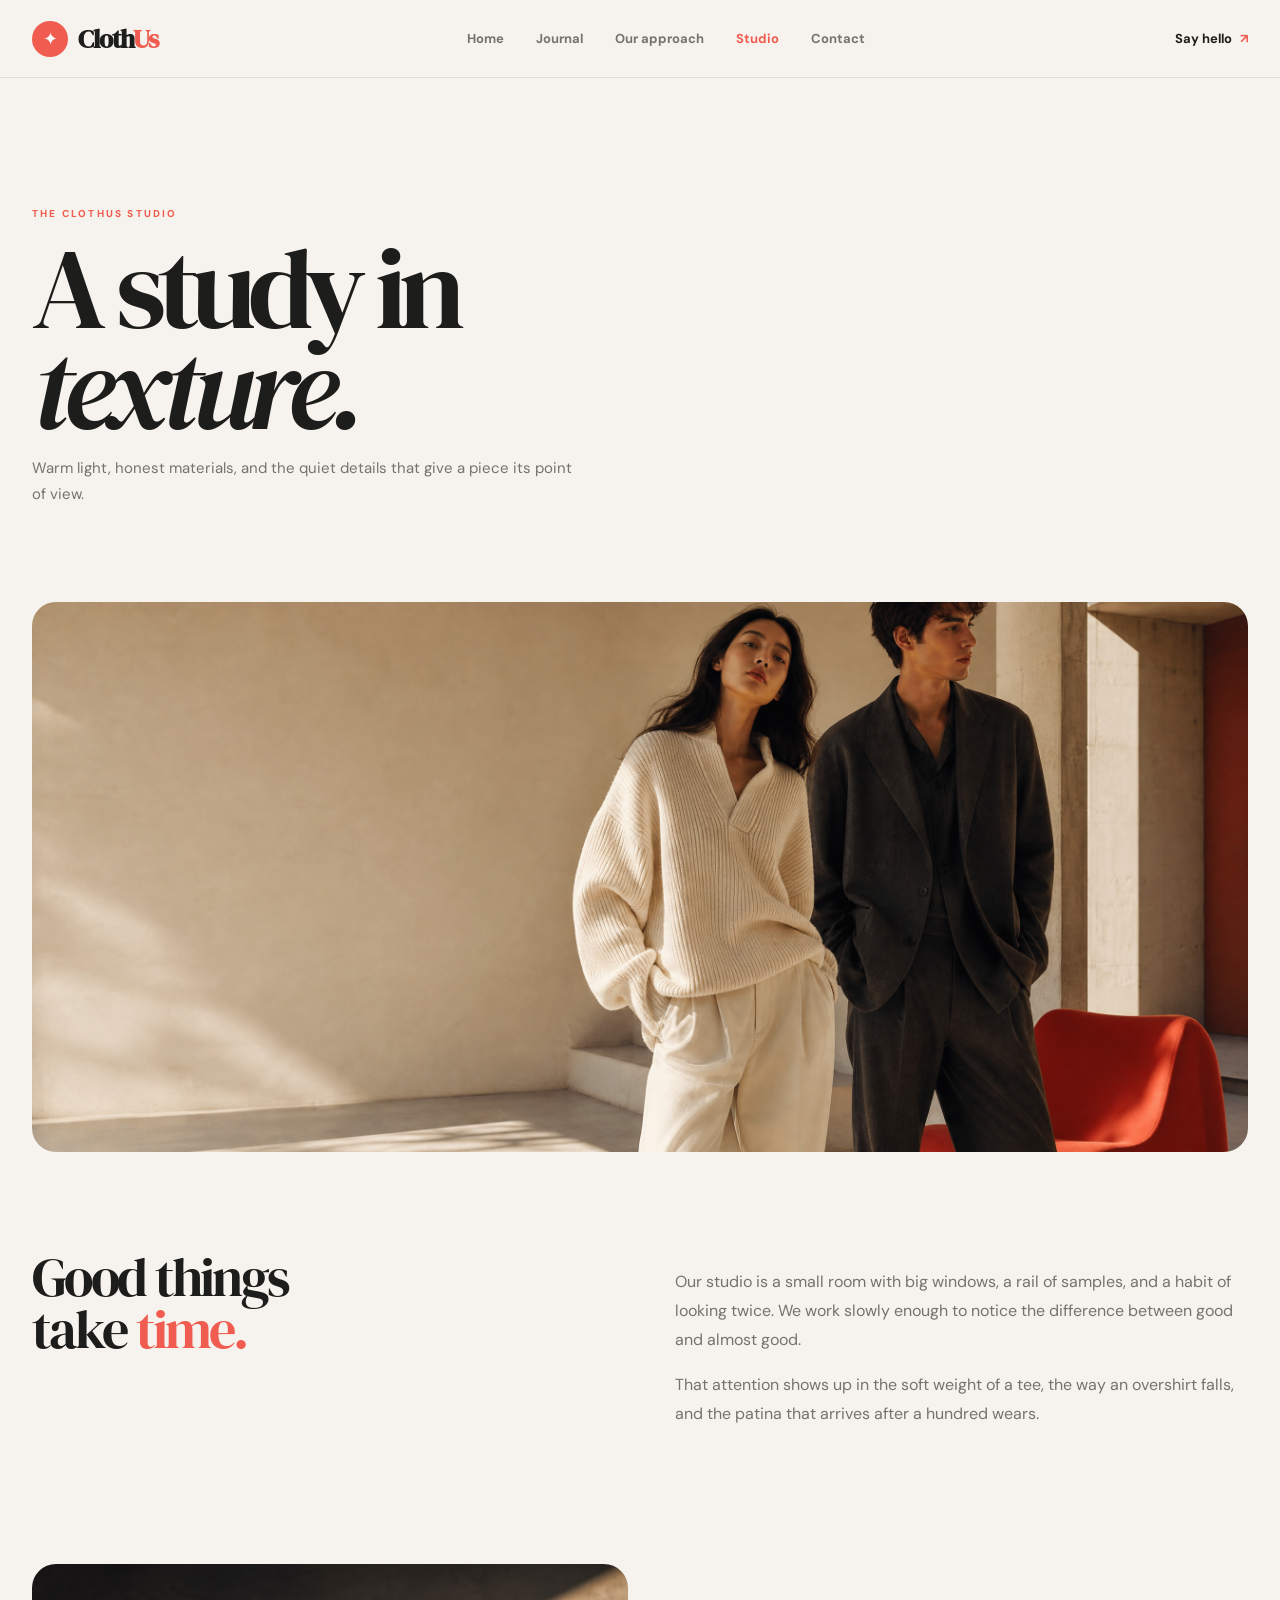
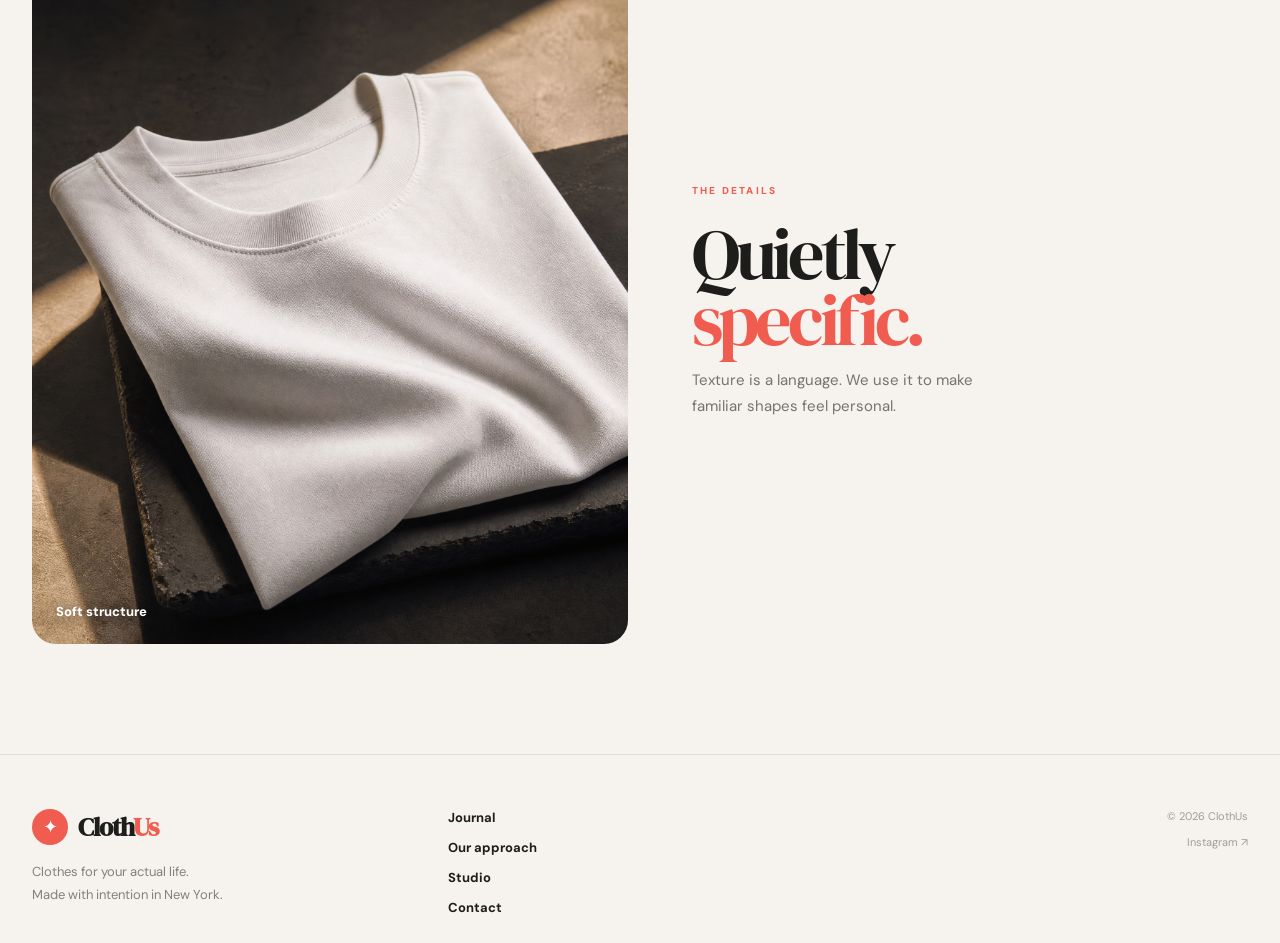
<file: studio.html>
<!doctype html><html lang="en"><head><meta charset="utf-8"><meta name="viewport" content="width=device-width, initial-scale=1"><title>Studio — ClothUs</title><link rel="preconnect" href="https://fonts.googleapis.com"><link rel="preconnect" href="https://fonts.gstatic.com" crossorigin><link href="https://fonts.googleapis.com/css2?family=DM+Serif+Display:ital@0;1&family=DM+Sans:wght@400;500;600;700;800&display=swap" rel="stylesheet"><link rel="stylesheet" href="css/styles.css"></head><body><header class="site-header"><a class="brand" href="index.html"><span class="brand-mark">✦</span><span>Cloth<span class="coral">Us</span></span></a><button class="menu-toggle" aria-label="Open menu" aria-expanded="false">Menu</button><nav class="main-nav"><a href="index.html">Home</a><a href="journal.html">Journal</a><a href="about.html">Our approach</a><a class="active" href="studio.html">Studio</a><a href="contact.html">Contact</a></nav><a class="header-note" href="contact.html">Say hello <span>↗</span></a></header><main><section class="shell subpage-hero"><p class="eyebrow">THE CLOTHUS STUDIO</p><h1>A study in<br><em>texture.</em></h1><p class="lede">Warm light, honest materials, and the quiet details that give a piece its point of view.</p></section><section class="shell studio-image"><img src="assets/hero.jpg" alt="ClothUs campaign in a warm concrete studio"></section><section class="shell content-grid"><div><h2>Good things<br>take <span class="coral">time.</span></h2></div><div><p>Our studio is a small room with big windows, a rail of samples, and a habit of looking twice. We work slowly enough to notice the difference between good and almost good.</p><p>That attention shows up in the soft weight of a tee, the way an overshirt falls, and the patina that arrives after a hundred wears.</p></div></section><section class="shell feature-grid" style="padding-bottom:110px"><div class="feature feature-tall"><img src="assets/tee.jpg" alt="White heavyweight tee in natural light"><span class="feature-label">Soft structure</span></div><div class="feature-copy"><p class="eyebrow">THE DETAILS</p><h2>Quietly<br><span class="coral">specific.</span></h2><p>Texture is a language. We use it to make familiar shapes feel personal.</p></div></section></main><footer class="site-footer"><div class="shell footer-grid"><div><a class="brand" href="index.html"><span class="brand-mark">✦</span><span>Cloth<span class="coral">Us</span></span></a><p class="footer-small">Clothes for your actual life.<br>Made with intention in New York.</p></div><div class="footer-links"><a href="journal.html">Journal</a><a href="about.html">Our approach</a><a href="studio.html">Studio</a><a href="contact.html">Contact</a></div><div class="footer-meta"><span>© 2026 ClothUs</span><span>Instagram ↗</span></div></div></footer><script src="js/site.js"></script></body></html>
</file>
<file: css/styles.css>
*{box-sizing:border-box}html{scroll-behavior:smooth}body{margin:0;background:#f6f3ee;color:#1d1e1b;font-family:"DM Sans",Arial,sans-serif;-webkit-font-smoothing:antialiased}a{color:inherit;text-decoration:none}img{display:block;width:100%;height:100%;object-fit:cover}.shell{width:min(1280px,calc(100% - 64px));margin:auto}.coral{color:#f05c4f}.site-header{height:78px;border-bottom:1px solid #1d1e1b18;display:flex;align-items:center;gap:48px;padding:0 32px;position:sticky;top:0;z-index:10;background:#f6f3eef0;backdrop-filter:blur(16px)}.brand{display:flex;align-items:center;gap:10px;font:600 26px/1 "DM Serif Display",Georgia,serif;letter-spacing:-.04em}.brand-mark{display:grid;place-items:center;background:#f05c4f;color:white;width:36px;height:36px;border-radius:50%;font:18px Arial}.main-nav{display:flex;gap:32px;margin:auto;font-size:13px;font-weight:700;color:#1d1e1b99}.main-nav a{padding:10px 0;transition:.2s}.main-nav a:hover,.main-nav .active{color:#f05c4f}.header-note{font-size:13px;font-weight:700}.header-note span,.text-link span{color:#f05c4f;margin-left:5px}.menu-toggle{display:none;background:none;border:0;font:700 13px inherit}.hero{height:650px;margin-top:16px;position:relative;overflow:hidden;border-radius:28px}.hero-shade{position:absolute;inset:0;background:linear-gradient(90deg,#1d1e1b9c,#1d1e1b15 65%,transparent)}.hero-copy{position:absolute;left:64px;bottom:72px;max-width:570px}.light-copy{color:#fff}.eyebrow{color:#f05c4f;font-size:10px;font-weight:800;letter-spacing:.22em;line-height:1.2}.light-copy .eyebrow{color:#fffbd1cc}.hero h1{font:400 clamp(58px,7vw,92px)/.92 "DM Serif Display",Georgia,serif;letter-spacing:-.06em;margin:20px 0}.lede{font-size:15px;line-height:1.7;max-width:370px;color:#ffffffc9}.button{display:inline-flex;align-items:center;gap:18px;border:0;border-radius:999px;padding:15px 22px;font-size:13px;font-weight:800;cursor:pointer;transition:.2s}.button:hover{transform:translateY(-2px)}.coral-button{margin-top:20px;background:#f05c4f;color:#fff}.dark-button{background:#1d1e1b;color:#fff}.hero-index{position:absolute;left:64px;bottom:26px;color:#fff;font-size:10px;font-weight:800;letter-spacing:.15em}.hero-index i{display:inline-block;width:50px;height:3px;background:#f05c4f;margin:0 10px 2px}.section-space{padding:110px 0}.intro{display:grid;grid-template-columns:1fr 1fr;gap:50px;align-items:end}.intro h2,.feature-copy h2,.statement h2{font:400 clamp(48px,6vw,82px)/.92 "DM Serif Display",Georgia,serif;letter-spacing:-.06em;margin:14px 0 0}.intro h2 em,.statement h2 em{font-style:italic;color:#f05c4f}.intro-text{font-size:18px;line-height:1.65;color:#1d1e1b99;max-width:460px;margin:0}.feature-grid{display:grid;grid-template-columns:1fr 1fr;gap:24px}.feature{position:relative;display:block;overflow:hidden;border-radius:24px;min-height:520px}.feature img{transition:transform .45s}.feature:hover img{transform:scale(1.035)}.feature-tall{height:680px}.feature-wide{height:430px;grid-column:2}.feature-copy{padding:60px 40px;display:flex;flex-direction:column;justify-content:center}.feature-copy h2{font-size:72px}.feature-copy>p:not(.eyebrow){max-width:320px;color:#1d1e1b99;line-height:1.7;font-size:15px}.text-link{font-size:13px;font-weight:800;margin-top:20px}.feature-label{position:absolute;bottom:24px;left:24px;right:24px;display:flex;justify-content:space-between;color:#fff;font-size:13px;font-weight:800;text-shadow:0 1px 12px #0008}.feature-label b{font-size:18px}.quote-band{padding:130px 0;background:#e9e3da;margin-top:110px}.quote-mark{color:#f05c4f;font:100px/.5 "DM Serif Display",serif;margin:0}.quote-band blockquote{font:400 clamp(42px,6vw,80px)/.98 "DM Serif Display",serif;letter-spacing:-.05em;margin:24px 0 40px}.statement{display:grid;grid-template-columns:1fr 1fr;gap:60px;align-items:end}.signup-form{max-width:480px}.signup-form label{display:block;color:#1d1e1b99;font-size:14px;line-height:1.6;margin-bottom:18px}.input-row{display:flex;border-bottom:1px solid #1d1e1b55;padding-bottom:10px}.input-row input{border:0;background:transparent;outline:0;min-width:0;flex:1;font-size:14px}.input-row .button{padding:11px 16px}.form-note{color:#f05c4f;font-size:12px;font-weight:700}.site-footer{border-top:1px solid #1d1e1b18;padding:54px 0 24px}.footer-grid{display:grid;grid-template-columns:1fr 1fr 1fr;gap:32px}.footer-small{color:#1d1e1b88;font-size:13px;line-height:1.7;margin-top:16px}.footer-links{display:flex;flex-direction:column;gap:13px;font-size:13px;font-weight:700}.footer-meta{display:flex;flex-direction:column;align-items:end;gap:12px;color:#1d1e1b66;font-size:11px}.subpage-hero{padding:120px 0 80px}.subpage-hero h1{font:400 clamp(64px,9vw,130px)/.87 "DM Serif Display",serif;letter-spacing:-.07em;margin:18px 0;max-width:900px}.subpage-hero .lede{color:#1d1e1b99;max-width:540px}.content-grid{display:grid;grid-template-columns:1fr 1fr;gap:70px;align-items:start;padding-bottom:120px}.content-grid h2{font:400 54px/.95 "DM Serif Display",serif;letter-spacing:-.05em;margin:0}.content-grid p{font-size:16px;line-height:1.8;color:#1d1e1b99}.journal-list{border-top:1px solid #1d1e1b1a}.journal-card{display:grid;grid-template-columns:180px 1fr auto;gap:28px;align-items:center;padding:22px 0;border-bottom:1px solid #1d1e1b1a}.journal-card img{height:140px;border-radius:16px}.journal-card h2{font:400 32px/1 "DM Serif Display",serif;margin:8px 0}.journal-card p{font-size:12px;color:#1d1e1b88}.journal-card .arrow{font-size:24px;color:#f05c4f}.studio-image{height:550px;border-radius:24px;overflow:hidden;margin-bottom:100px}.contact-card{background:#e9e3da;border-radius:24px;padding:38px;max-width:540px}.contact-card h2{margin-bottom:24px}.contact-card a{display:block;font-size:18px;font-weight:700;margin:10px 0}.contact-card p{margin:28px 0 0;font-size:13px;color:#1d1e1b88;line-height:1.6}@media(max-width:760px){.shell{width:min(100% - 32px,640px)}.site-header{height:70px;padding:0 16px;gap:12px}.main-nav{position:absolute;top:70px;left:0;right:0;display:none;flex-direction:column;gap:0;padding:15px 20px;background:#f6f3ee;border-bottom:1px solid #1d1e1b18}.main-nav.open{display:flex}.main-nav a{padding:13px 0}.header-note{margin-left:auto;font-size:12px}.menu-toggle{display:block;order:3}.hero{height:600px;margin-top:12px;border-radius:22px}.hero-copy{left:28px;right:24px;bottom:58px}.hero h1{font-size:58px}.hero-index{left:28px}.section-space{padding:76px 0}.intro,.statement,.content-grid{grid-template-columns:1fr;gap:30px}.intro-text{font-size:16px}.feature-grid{display:flex;flex-direction:column;gap:18px}.feature-tall{height:540px}.feature-copy{padding:45px 22px}.feature-copy h2{font-size:60px}.feature-wide{height:380px}.quote-band{margin-top:76px;padding:90px 0}.quote-band blockquote{font-size:48px}.footer-grid{grid-template-columns:1fr 1fr}.footer-meta{grid-column:1/-1;align-items:start;flex-direction:row;justify-content:space-between}.subpage-hero{padding:75px 0 55px}.subpage-hero h1{font-size:68px}.studio-image{height:400px;margin-bottom:70px}.journal-card{grid-template-columns:90px 1fr;gap:14px}.journal-card img{height:90px}.journal-card h2{font-size:23px}.journal-card .arrow{display:none}}
</file>
<file: css/shop.css>
.catalog-heading{padding-bottom:55px}.catalog-heading h1{font:400 clamp(70px,10vw,140px)/.86 "DM Serif Display",Georgia,serif;letter-spacing:-.07em;margin:18px 0}.catalog{padding-bottom:120px}.catalog-toolbar{display:flex;justify-content:space-between;align-items:center;border-top:1px solid #1d1e1b1a;border-bottom:1px solid #1d1e1b1a;padding:18px 0;font-size:12px;font-weight:700}.filter-set{display:flex;gap:14px;align-items:center}.filter-set label{display:flex;align-items:center;gap:8px;color:#1d1e1b88}.filter-set select,.filter-set input{border:1px solid #1d1e1b20;border-radius:999px;background:#f6f3ee;padding:9px 13px;color:#1d1e1b;font:700 12px "DM Sans",sans-serif;outline:0}.filter-set input{width:150px}.product-grid{display:grid;grid-template-columns:repeat(4,1fr);gap:42px 18px;padding-top:30px}.product-card{min-width:0}.product-image{display:block;aspect-ratio:.82;background:#e4ddd3;border-radius:20px;overflow:hidden;position:relative}.product-image img{transition:transform .4s}.product-image:hover img{transform:scale(1.04)}.product-image>span{position:absolute;top:13px;left:13px;border-radius:20px;padding:6px 9px;background:#f6f3eef0;font-size:10px;font-weight:800}.product-info{display:flex;justify-content:space-between;gap:10px;margin-top:13px}.product-info h2{font:400 20px/1.05 "DM Serif Display",Georgia,serif;margin:6px 0 0}.product-info strong{font-size:13px;white-space:nowrap}.product-card .text-link{background:none;border:0;padding:0;cursor:pointer;margin-top:12px}.shop-notice{position:fixed;z-index:20;bottom:28px;left:50%;transform:translate(-50%,18px);opacity:0;background:#1d1e1b;color:#fff;border-radius:999px;padding:13px 20px;font-size:12px;font-weight:700;transition:.25s}.shop-notice.show{opacity:1;transform:translate(-50%,0)}.empty-products,.empty-cart{grid-column:1/-1;text-align:center;border:1px dashed #1d1e1b2d;border-radius:24px;padding:70px 24px}.empty-products h2,.empty-cart h2{font:400 40px "DM Serif Display",Georgia,serif;margin:0}.empty-products p,.empty-cart p{color:#1d1e1b88;margin:12px 0 24px}.product-detail{display:grid;grid-template-columns:1fr 1fr;gap:75px;align-items:center;padding:75px 0 125px}.product-detail-image{height:680px;border-radius:24px;overflow:hidden;background:#e2d9ce}.product-detail-copy h1{font:400 clamp(60px,7vw,100px)/.87 "DM Serif Display",Georgia,serif;letter-spacing:-.07em;margin:17px 0}.product-price{font-size:20px;font-weight:800}.detail-description,.detail-use{max-width:480px;color:#1d1e1b99;line-height:1.75;font-size:15px}.detail-use{margin-top:26px}.detail-use strong{color:#1d1e1b}.detail-rule{height:1px;background:#1d1e1b1a;margin:28px 0}.detail-label{font-size:13px;color:#1d1e1b99}.detail-label strong{color:#1d1e1b}.detail-list{display:grid;grid-template-columns:1fr 1fr;gap:8px 20px;padding:0;margin:20px 0 28px;list-style:none;font-size:12px;color:#1d1e1b88}.detail-list li:before{content:'—';color:#f05c4f;margin-right:7px}.back-link{display:block;margin-top:24px;color:#1d1e1b88;font-size:12px;font-weight:700}.cart-layout{display:grid;grid-template-columns:1.2fr .8fr;gap:75px;padding-bottom:120px}.cart-lines{border-top:1px solid #1d1e1b1a}.cart-line{display:grid;grid-template-columns:145px 1fr auto;gap:20px;padding:20px 0;border-bottom:1px solid #1d1e1b1a;align-items:start}.cart-line>img{height:175px;border-radius:17px}.cart-line-info h2{font:400 26px "DM Serif Display",Georgia,serif;margin:7px 0}.cart-line-info>p:not(.eyebrow){font-size:13px;color:#1d1e1b88}.cart-line>strong{font-size:14px}.quantity{display:flex;align-items:center;gap:14px;margin-top:35px;border:1px solid #1d1e1b18;border-radius:999px;width:max-content;padding:5px 8px}.quantity button{border:0;background:none;font-size:17px}.quantity span{font-size:12px;font-weight:700}.quantity .remove-line{font-size:11px;color:#1d1e1b77;margin-left:8px}.cart-summary{background:#e9e3da;border-radius:22px;padding:30px;height:max-content;position:sticky;top:105px}.cart-summary h2{font:400 37px/.95 "DM Serif Display",Georgia,serif;margin:14px 0 32px}.summary-row,.summary-total{display:flex;justify-content:space-between;font-size:13px;padding:11px 0;color:#1d1e1b88}.summary-total{border-top:1px solid #1d1e1b1a;margin-top:12px;padding-top:18px;color:#1d1e1b;font-weight:800;font-size:16px}.cart-summary .button{margin-top:24px}.empty-cart{grid-column:1/-1}.checkout-shell{display:grid;grid-template-columns:.75fr 1.25fr;gap:90px;padding:90px 0 130px}.checkout-copy h1,.order-confirmed h1{font:400 clamp(68px,8vw,120px)/.84 "DM Serif Display",Georgia,serif;letter-spacing:-.07em;margin:18px 0}.checkout-copy h1 em,.order-confirmed h1 em{font-style:italic;color:#f05c4f}.checkout-copy .lede{color:#1d1e1b88;max-width:300px}.checkout-form{max-width:600px}.checkout-form fieldset{border:0;border-top:1px solid #1d1e1b1a;padding:26px 0;margin:0}.checkout-form legend{font-size:13px;font-weight:800;margin-bottom:18px}.checkout-form label{display:block;color:#1d1e1b77;font-size:11px;font-weight:800;text-transform:uppercase;letter-spacing:.1em;margin:12px 0}.checkout-form input{display:block;width:100%;border:1px solid #1d1e1b1c;border-radius:11px;padding:14px;margin-top:7px;background:#fff9;font:14px "DM Sans",sans-serif;outline:0}.checkout-form input:focus{border-color:#f05c4f}.two-fields{display:grid;grid-template-columns:1fr 1fr;gap:15px}.checkout-form>.button{margin-top:20px}.order-confirmed{grid-column:1/-1;max-width:680px;padding:70px 0}.order-confirmed>p:not(.eyebrow){color:#1d1e1b88;max-width:360px;line-height:1.7;margin:22px 0}.confirm-mark{display:grid;place-items:center;width:66px;height:66px;border-radius:50%;background:#f05c4f;color:#fff;font-size:30px;font-weight:700}@media(max-width:900px){.product-grid{grid-template-columns:repeat(3,1fr)}.product-detail{gap:35px}.cart-layout{gap:35px}.checkout-shell{gap:40px}}@media(max-width:760px){.catalog-toolbar{display:block}.filter-set{display:grid;grid-template-columns:1fr 1fr;margin-top:16px}.search-label{grid-column:1/-1}.filter-set input{width:100%}.product-grid{grid-template-columns:repeat(2,1fr);gap:32px 12px}.product-info h2{font-size:18px}.product-detail,.cart-layout,.checkout-shell{display:block;padding:45px 0 85px}.product-detail-image{height:480px;margin-bottom:42px}.product-detail-copy h1{font-size:68px}.cart-summary{position:static;margin-top:28px}.cart-line{grid-template-columns:90px 1fr;gap:14px}.cart-line>img{height:115px}.cart-line>strong{grid-column:2;grid-row:1;justify-self:end}.cart-line-info h2{font-size:22px}.quantity{margin-top:20px}.checkout-copy{margin-bottom:50px}.two-fields{gap:10px}}
</file>
